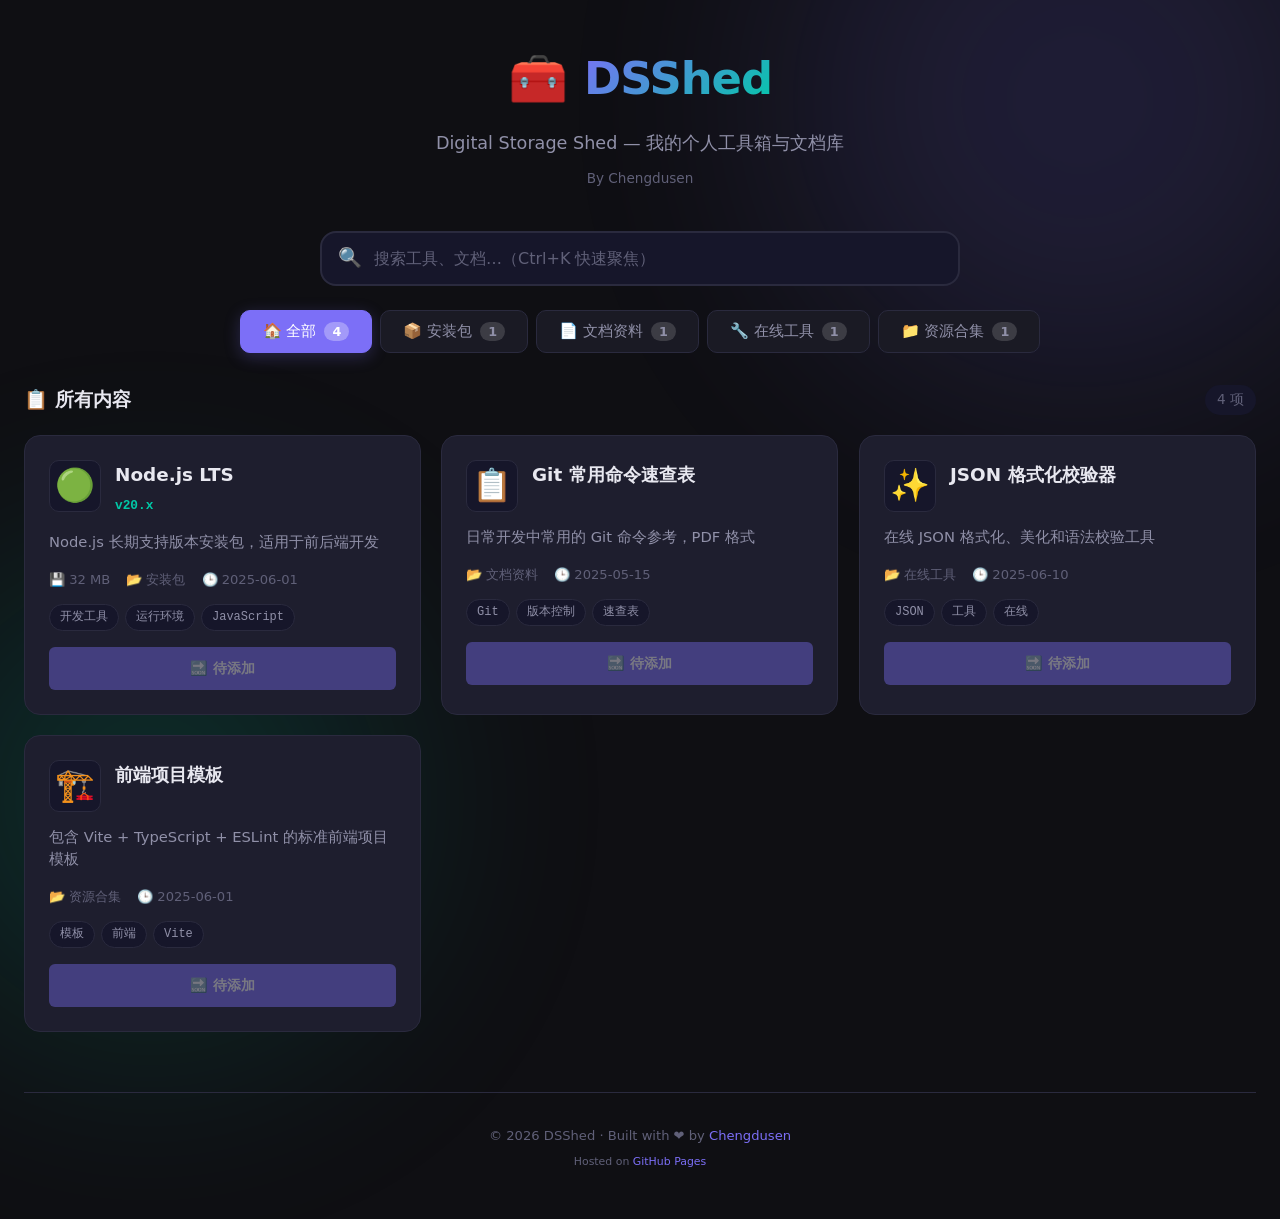
<file: index.html>
<!DOCTYPE html>
<html lang="zh-CN">
<head>
  <meta charset="UTF-8">
  <meta name="viewport" content="width=device-width, initial-scale=1.0">
  <meta name="description" content="DSShed — Digital Storage Shed，Chengdusen 的个人工具箱与文档库，随时随地访问下载。">
  <meta name="keywords" content="DSShed,工具箱,文档库,安装包下载,在线工具,Chengdusen">
  <meta name="author" content="Chengdusen">
  <meta name="theme-color" content="#0f0f13">
  <meta property="og:title" content="DSShed — 个人工具箱与文档库">
  <meta property="og:description" content="Digital Storage Shed，随时随地下需要的工具和文档。">
  <meta property="og:type" content="website">
  <meta property="og:url" content="https://chengdusen.github.io/">
  <title>DSShed — 个人工具箱与文档库</title>
  <link rel="icon" type="image/svg+xml" href="data:image/svg+xml,%3Csvg xmlns='http://www.w3.org/2000/svg' viewBox='0 0 100 100'%3E%3Crect width='100' height='100' rx='20' fill='%231a1a24'/%3E%3Ctext x='50' y='68' text-anchor='middle' font-size='52' font-weight='bold' font-family='system-ui,sans-serif' fill='%237c6ff7'%3EDS%3C/text%3E%3C/svg%3E">
  <link rel="apple-touch-icon" href="data:image/svg+xml,%3Csvg xmlns='http://www.w3.org/2000/svg' viewBox='0 0 100 100'%3E%3Crect width='100' height='100' rx='20' fill='%231a1a24'/%3E%3Ctext x='50' y='68' text-anchor='middle' font-size='52' font-weight='bold' font-family='system-ui,sans-serif' fill='%237c6ff7'%3EDS%3C/text%3E%3C/svg%3E">
  <link rel="manifest" href="manifest.json">
  <link rel="stylesheet" href="css/style.css">
</head>
<body>

<div class="app-container">
  <!-- ===== Header ===== -->
  <header class="header">
    <div class="header__logo">
      <div class="header__icon">🧰</div>
      <h1 class="header__title" id="site-name">DSShed</h1>
    </div>
    <p class="header__tagline" id="site-tagline">Digital Storage Shed — 我的个人工具箱与文档库</p>
    <span class="header__meta" id="site-owner">By Chengdusen</span>
  </header>

  <!-- ===== Search ===== -->
  <section class="search-section">
    <div class="search-wrapper">
      <input
        type="text"
        id="search-input"
        class="search-input"
        placeholder="搜索工具、文档…（Ctrl+K 快速聚焦）"
        autocomplete="off"
      >
      <span class="search-icon">🔍</span>
      <button
        type="button"
        id="search-clear"
        class="search-clear"
        title="清除搜索 (Esc)"
        aria-label="清除搜索"
      >✕</button>
    </div>
  </section>

  <!-- ===== Categories ===== -->
  <nav class="category-section">
    <div class="category-tabs" id="category-tabs">
      <!-- Rendered by JS -->
    </div>
  </nav>

  <!-- ===== Items ===== -->
  <main class="items-section">
    <div class="items-section__header" style="display:flex;align-items:center;justify-content:space-between;margin-bottom:20px;">
      <h2 style="font-size:1.2rem;font-weight:700;color:var(--text-primary);">📋 所有内容</h2>
      <span id="items-count" style="font-size:0.85rem;color:var(--text-muted);background:var(--bg-input);padding:4px 12px;border-radius:20px;">0 项</span>
    </div>
    <div class="items-grid" id="items-grid">
      <!-- Rendered by JS -->
    </div>
  </main>

  <!-- ===== Footer ===== -->
  <footer class="footer">
    <p>
      © <span id="footer-year">2025</span> DSShed ·
      Built with ❤️ by
      <a href="https://github.com/Chengdusen" target="_blank" rel="noopener">Chengdusen</a>
    </p>
    <p style="margin-top:4px;">
      <small>Hosted on <a href="https://pages.github.com/" target="_blank" rel="noopener">GitHub Pages</a></small>
    </p>
  </footer>
</div>

<!-- Back to Top -->
<button id="back-to-top" class="back-to-top" title="回到顶部" aria-label="回到顶部">⬆</button>

<script src="js/app.js"></script>
<script>
  // Register Service Worker for offline caching
  if ('serviceWorker' in navigator) {
    navigator.serviceWorker.register('/sw.js').catch(() => {});
  }
</script>
</body>
</html>
</file>
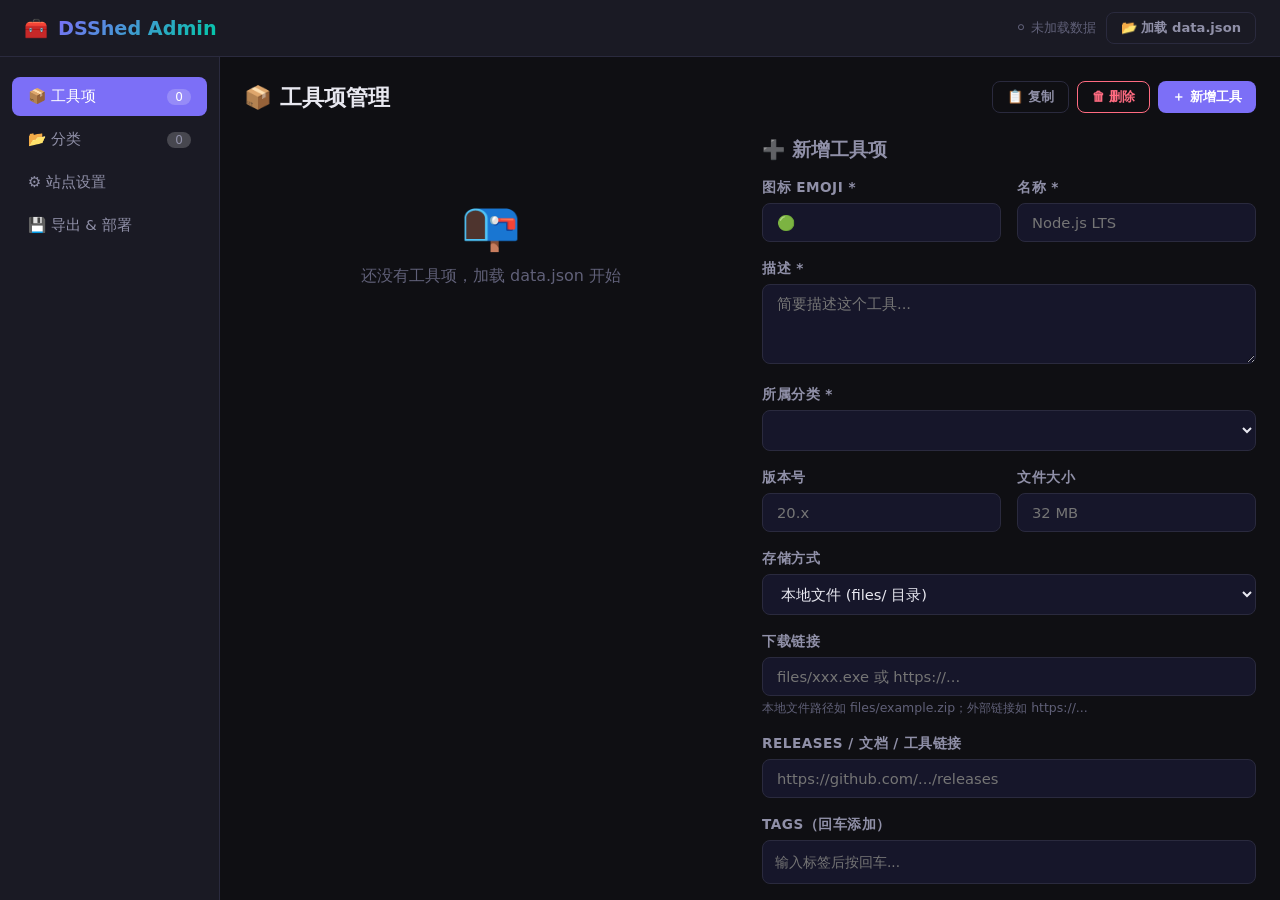
<file: admin-local.html>
<!DOCTYPE html>
<html lang="zh-CN">
<head>
  <meta charset="UTF-8">
  <meta name="viewport" content="width=device-width, initial-scale=1.0">
  <title>DSShed Admin — 本地管理工具</title>
  <style>
    :root {
      --bg-primary: #0f0f13;
      --bg-secondary: #1a1a24;
      --bg-card: #1e1e2e;
      --bg-input: #16162a;
      --text-primary: #e8e8f0;
      --text-secondary: #9090a8;
      --text-muted: #606078;
      --accent: #7c6ff7;
      --accent-hover: #9588ff;
      --accent-glow: rgba(124, 111, 247, 0.25);
      --accent-secondary: #00c9a7;
      --border: #2a2a3e;
      --danger: #ff6b81;
      --warning: #ffc048;
      --success: #00c9a7;
      --radius: 12px;
      --radius-sm: 8px;
      --font: 'Segoe UI', system-ui, -apple-system, sans-serif;
      --mono: 'Cascadia Code', 'Fira Code', 'JetBrains Mono', monospace;
    }

    * { margin: 0; padding: 0; box-sizing: border-box; }

    body {
      font-family: var(--font);
      background: var(--bg-primary);
      color: var(--text-primary);
      min-height: 100vh;
    }

    /* ===== Header Bar ===== */
    .admin-header {
      background: var(--bg-secondary);
      border-bottom: 1px solid var(--border);
      padding: 12px 24px;
      display: flex;
      align-items: center;
      justify-content: space-between;
      position: sticky;
      top: 0;
      z-index: 100;
    }

    .admin-header__title {
      font-size: 1.2rem;
      font-weight: 700;
      display: flex;
      align-items: center;
      gap: 10px;
    }

    .admin-header__title span {
      background: linear-gradient(135deg, var(--accent), var(--accent-secondary));
      -webkit-background-clip: text;
      -webkit-text-fill-color: transparent;
      background-clip: text;
    }

    .admin-header__actions {
      display: flex;
      gap: 10px;
      align-items: center;
    }

    .file-status {
      font-size: 0.82rem;
      color: var(--text-muted);
      display: flex;
      align-items: center;
      gap: 6px;
    }

    .file-status.loaded { color: var(--success); }
    .file-status.modified { color: var(--warning); }

    /* ===== Layout ===== */
    .admin-layout {
      display: flex;
      min-height: calc(100vh - 57px);
    }

    /* ===== Sidebar ===== */
    .admin-sidebar {
      width: 220px;
      background: var(--bg-secondary);
      border-right: 1px solid var(--border);
      padding: 20px 0;
      flex-shrink: 0;
    }

    .sidebar-nav {
      display: flex;
      flex-direction: column;
      gap: 4px;
      padding: 0 12px;
    }

    .sidebar-nav__item {
      padding: 10px 16px;
      border-radius: var(--radius-sm);
      cursor: pointer;
      font-size: 0.92rem;
      color: var(--text-secondary);
      transition: 0.2s;
      display: flex;
      align-items: center;
      gap: 10px;
      border: none;
      background: none;
      font-family: var(--font);
      text-align: left;
      width: 100%;
    }

    .sidebar-nav__item:hover {
      background: var(--bg-card);
      color: var(--text-primary);
    }

    .sidebar-nav__item.active {
      background: var(--accent);
      color: white;
    }

    .sidebar-nav__badge {
      margin-left: auto;
      background: rgba(255,255,255,0.2);
      padding: 1px 8px;
      border-radius: 20px;
      font-size: 0.75rem;
    }

    /* ===== Main Content ===== */
    .admin-main {
      flex: 1;
      padding: 24px;
      overflow-y: auto;
      max-height: calc(100vh - 57px);
    }

    .panel {
      display: none;
    }

    .panel.active {
      display: block;
    }

    .panel__header {
      display: flex;
      align-items: center;
      justify-content: space-between;
      margin-bottom: 24px;
    }

    .panel__title {
      font-size: 1.4rem;
      font-weight: 700;
    }

    /* ===== Buttons ===== */
    .btn {
      padding: 10px 20px;
      border-radius: var(--radius-sm);
      font-size: 0.9rem;
      font-weight: 600;
      font-family: var(--font);
      cursor: pointer;
      border: none;
      transition: 0.2s;
      display: inline-flex;
      align-items: center;
      gap: 6px;
    }

    .btn-primary {
      background: var(--accent);
      color: white;
    }
    .btn-primary:hover {
      background: var(--accent-hover);
      box-shadow: 0 4px 12px var(--accent-glow);
    }

    .btn-success {
      background: var(--success);
      color: #000;
    }
    .btn-success:hover { filter: brightness(1.2); }

    .btn-danger {
      background: transparent;
      color: var(--danger);
      border: 1.5px solid var(--danger);
    }
    .btn-danger:hover {
      background: var(--danger);
      color: white;
    }

    .btn-outline {
      background: transparent;
      color: var(--text-secondary);
      border: 1.5px solid var(--border);
    }
    .btn-outline:hover {
      border-color: var(--text-secondary);
      color: var(--text-primary);
    }

    .btn-sm {
      padding: 6px 14px;
      font-size: 0.82rem;
    }

    .btn-xs {
      padding: 4px 10px;
      font-size: 0.75rem;
    }

    /* ===== Form ===== */
    .form-group {
      margin-bottom: 18px;
    }

    .form-label {
      display: block;
      font-size: 0.85rem;
      font-weight: 600;
      color: var(--text-secondary);
      margin-bottom: 6px;
      text-transform: uppercase;
      letter-spacing: 0.5px;
    }

    .form-input, .form-textarea, .form-select {
      width: 100%;
      padding: 10px 14px;
      font-size: 0.92rem;
      font-family: var(--font);
      background: var(--bg-input);
      color: var(--text-primary);
      border: 1.5px solid var(--border);
      border-radius: var(--radius-sm);
      outline: none;
      transition: 0.2s;
    }

    .form-input:focus, .form-textarea:focus, .form-select:focus {
      border-color: var(--accent);
      box-shadow: 0 0 0 3px var(--accent-glow);
    }

    .form-textarea {
      resize: vertical;
      min-height: 80px;
    }

    .form-select {
      cursor: pointer;
    }

    .form-hint {
      font-size: 0.78rem;
      color: var(--text-muted);
      margin-top: 4px;
    }

    .form-row {
      display: grid;
      grid-template-columns: 1fr 1fr;
      gap: 16px;
    }

    .form-row-3 {
      display: grid;
      grid-template-columns: 1fr 1fr 1fr;
      gap: 16px;
    }

    /* ===== Items List ===== */
    .items-list {
      display: flex;
      flex-direction: column;
      gap: 8px;
    }

    .items-list__item {
      display: flex;
      align-items: center;
      gap: 16px;
      padding: 14px 18px;
      background: var(--bg-card);
      border: 1.5px solid var(--border);
      border-radius: var(--radius-sm);
      transition: 0.2s;
      cursor: pointer;
    }

    .items-list__item:hover {
      border-color: var(--accent);
    }

    .items-list__item.selected {
      border-color: var(--accent);
      box-shadow: 0 0 0 3px var(--accent-glow);
    }

    .items-list__icon {
      font-size: 1.8rem;
      flex-shrink: 0;
    }

    .items-list__info {
      flex: 1;
      min-width: 0;
    }

    .items-list__name {
      font-weight: 600;
      font-size: 0.95rem;
    }

    .items-list__desc {
      font-size: 0.82rem;
      color: var(--text-muted);
      white-space: nowrap;
      overflow: hidden;
      text-overflow: ellipsis;
    }

    .items-list__meta {
      font-size: 0.78rem;
      color: var(--text-muted);
      display: flex;
      gap: 12px;
      flex-shrink: 0;
    }

    /* ===== Tags Input ===== */
    .tags-input-wrapper {
      display: flex;
      flex-wrap: wrap;
      gap: 6px;
      padding: 8px;
      background: var(--bg-input);
      border: 1.5px solid var(--border);
      border-radius: var(--radius-sm);
      min-height: 44px;
      cursor: text;
    }

    .tags-input-wrapper:focus-within {
      border-color: var(--accent);
      box-shadow: 0 0 0 3px var(--accent-glow);
    }

    .tag-chip {
      display: inline-flex;
      align-items: center;
      gap: 4px;
      padding: 3px 10px;
      background: var(--accent);
      color: white;
      border-radius: 20px;
      font-size: 0.78rem;
      font-family: var(--mono);
    }

    .tag-chip__remove {
      cursor: pointer;
      font-weight: bold;
      opacity: 0.7;
    }
    .tag-chip__remove:hover { opacity: 1; }

    .tags-input {
      border: none;
      background: none;
      color: var(--text-primary);
      font-size: 0.85rem;
      font-family: var(--font);
      outline: none;
      flex: 1;
      min-width: 100px;
      padding: 4px;
    }

    /* ===== Category List ===== */
    .category-list {
      display: flex;
      flex-direction: column;
      gap: 8px;
    }

    .category-list__item {
      display: flex;
      align-items: center;
      gap: 12px;
      padding: 12px 16px;
      background: var(--bg-card);
      border: 1.5px solid var(--border);
      border-radius: var(--radius-sm);
    }

    .category-list__item .form-input {
      max-width: 200px;
    }

    /* ===== Preview Card ===== */
    .preview-card {
      background: var(--bg-card);
      border: 1.5px solid var(--border);
      border-radius: var(--radius);
      padding: 24px;
      max-width: 400px;
      margin-top: 20px;
    }

    .preview-card__header {
      display: flex;
      align-items: flex-start;
      gap: 14px;
      margin-bottom: 14px;
    }

    .preview-card__icon {
      font-size: 2rem;
      width: 52px;
      height: 52px;
      display: flex;
      align-items: center;
      justify-content: center;
      background: var(--bg-input);
      border-radius: var(--radius-sm);
      border: 1px solid var(--border);
    }

    .preview-card__title {
      font-size: 1.15rem;
      font-weight: 700;
    }

    .preview-card__version {
      font-size: 0.8rem;
      color: var(--accent-secondary);
      font-family: var(--mono);
    }

    .preview-card__desc {
      color: var(--text-secondary);
      font-size: 0.92rem;
      margin-bottom: 16px;
    }

    .preview-card__meta {
      display: flex;
      gap: 16px;
      margin-bottom: 14px;
      font-size: 0.82rem;
      color: var(--text-muted);
    }

    .preview-card__tags {
      display: flex;
      flex-wrap: wrap;
      gap: 6px;
      margin-bottom: 16px;
    }

    .preview-tag {
      padding: 3px 10px;
      font-size: 0.75rem;
      background: var(--bg-input);
      color: var(--text-secondary);
      border-radius: 20px;
      border: 1px solid var(--border);
      font-family: var(--mono);
    }

    .preview-card__btn {
      width: 100%;
      padding: 10px 16px;
      font-size: 0.88rem;
      font-weight: 600;
      background: var(--accent);
      color: white;
      border: none;
      border-radius: 6px;
      cursor: pointer;
      text-align: center;
    }

    /* ===== Export ===== */
    .export-section {
      background: var(--bg-card);
      border: 1.5px solid var(--border);
      border-radius: var(--radius);
      padding: 24px;
      margin-bottom: 20px;
    }

    .export-section h3 {
      margin-bottom: 12px;
    }

    .export-json-preview {
      background: var(--bg-input);
      border: 1.5px solid var(--border);
      border-radius: var(--radius-sm);
      padding: 16px;
      font-family: var(--mono);
      font-size: 0.82rem;
      max-height: 400px;
      overflow: auto;
      white-space: pre-wrap;
      color: var(--text-secondary);
      margin: 12px 0;
    }

    /* ===== Instructions ===== */
    .instruction-steps {
      counter-reset: step;
    }

    .instruction-step {
      display: flex;
      gap: 16px;
      padding: 14px 0;
      border-bottom: 1px solid var(--border);
    }

    .instruction-step__num {
      width: 32px;
      height: 32px;
      background: var(--accent);
      color: white;
      border-radius: 50%;
      display: flex;
      align-items: center;
      justify-content: center;
      font-weight: 700;
      font-size: 0.9rem;
      flex-shrink: 0;
    }

    .instruction-step code {
      background: var(--bg-input);
      padding: 2px 8px;
      border-radius: 4px;
      font-family: var(--mono);
      font-size: 0.85rem;
      color: var(--accent-secondary);
    }

    /* ===== Empty State ===== */
    .empty-state {
      text-align: center;
      padding: 60px 20px;
      color: var(--text-muted);
    }

    .empty-state__icon {
      font-size: 3rem;
      margin-bottom: 12px;
    }

    /* ===== Toast ===== */
    .toast-container {
      position: fixed;
      top: 20px;
      right: 20px;
      z-index: 1000;
      display: flex;
      flex-direction: column;
      gap: 8px;
    }

    .toast {
      padding: 12px 20px;
      border-radius: var(--radius-sm);
      font-size: 0.9rem;
      font-weight: 500;
      animation: toast-in 0.3s ease-out;
      box-shadow: 0 4px 16px rgba(0,0,0,0.4);
    }

    .toast-success { background: var(--success); color: #000; }
    .toast-error { background: var(--danger); color: white; }
    .toast-info { background: var(--accent); color: white; }

    @keyframes toast-in {
      from { opacity: 0; transform: translateX(40px); }
      to { opacity: 1; transform: translateX(0); }
    }

    /* ===== Responsive ===== */
    @media (max-width: 768px) {
      .admin-layout { flex-direction: column; }
      .admin-sidebar {
        width: 100%;
        border-right: none;
        border-bottom: 1px solid var(--border);
        padding: 8px 0;
      }
      .sidebar-nav {
        flex-direction: row;
        overflow-x: auto;
        gap: 4px;
        padding: 0 8px;
      }
      .sidebar-nav__item {
        white-space: nowrap;
        padding: 8px 12px;
        font-size: 0.82rem;
      }
      .sidebar-nav__badge { display: none; }
      .form-row, .form-row-3 { grid-template-columns: 1fr; }
      .items-list__meta { display: none; }
      .admin-main { padding: 16px; }
    }
  </style>
</head>
<body>

<!-- ===== Header Bar ===== -->
<div class="admin-header">
  <div class="admin-header__title">
    🧰 <span>DSShed Admin</span>
  </div>
  <div class="admin-header__actions">
    <span class="file-status" id="file-status">⚪ 未加载数据</span>
    <button class="btn btn-outline btn-sm" onclick="handleLoadClick()">📂 加载 data.json</button>
    <input type="file" id="file-input" accept=".json" style="display:none" onchange="handleFileLoad(event)">
  </div>
</div>

<!-- ===== Main Layout ===== -->
<div class="admin-layout">

  <!-- Sidebar -->
  <aside class="admin-sidebar">
    <nav class="sidebar-nav">
      <button class="sidebar-nav__item active" data-panel="items" onclick="switchPanel('items')">
        📦 工具项 <span class="sidebar-nav__badge" id="items-badge">0</span>
      </button>
      <button class="sidebar-nav__item" data-panel="categories" onclick="switchPanel('categories')">
        📂 分类 <span class="sidebar-nav__badge" id="cats-badge">0</span>
      </button>
      <button class="sidebar-nav__item" data-panel="settings" onclick="switchPanel('settings')">
        ⚙️ 站点设置
      </button>
      <button class="sidebar-nav__item" data-panel="export" onclick="switchPanel('export')">
        💾 导出 & 部署
      </button>
    </nav>
  </aside>

  <!-- Main Content -->
  <main class="admin-main">

    <!-- ===== Items Panel ===== -->
    <section class="panel active" id="panel-items">
      <div class="panel__header">
        <h2 class="panel__title">📦 工具项管理</h2>
        <div style="display:flex;gap:8px;">
          <button class="btn btn-outline btn-sm" onclick="duplicateItem()" id="btn-duplicate" disabled>📋 复制</button>
          <button class="btn btn-danger btn-sm" onclick="deleteItem()" id="btn-delete" disabled>🗑 删除</button>
          <button class="btn btn-primary btn-sm" onclick="addItem()">＋ 新增工具</button>
        </div>
      </div>

      <div style="display:grid;grid-template-columns:1fr 1fr;gap:24px;">
        <!-- Items List -->
        <div>
          <div class="items-list" id="items-list">
            <div class="empty-state">
              <div class="empty-state__icon">📭</div>
              <div>还没有工具项，加载 data.json 开始</div>
            </div>
          </div>
        </div>

        <!-- Edit Form -->
        <div>
          <h3 style="margin-bottom:16px;color:var(--text-secondary);" id="form-title">➕ 新增工具项</h3>
          <form id="item-form" onsubmit="saveItem(event)">
            <input type="hidden" id="item-id" value="">

            <div class="form-row">
              <div class="form-group">
                <label class="form-label">图标 Emoji *</label>
                <input type="text" class="form-input" id="item-icon" placeholder="🟢" required maxlength="4">
              </div>
              <div class="form-group">
                <label class="form-label">名称 *</label>
                <input type="text" class="form-input" id="item-name" placeholder="Node.js LTS" required>
              </div>
            </div>

            <div class="form-group">
              <label class="form-label">描述 *</label>
              <textarea class="form-textarea" id="item-desc" placeholder="简要描述这个工具..." required></textarea>
            </div>

            <div class="form-group">
              <label class="form-label">所属分类 *</label>
              <select class="form-select" id="item-category" required></select>
            </div>

            <div class="form-row">
              <div class="form-group">
                <label class="form-label">版本号</label>
                <input type="text" class="form-input" id="item-version" placeholder="20.x">
              </div>
              <div class="form-group">
                <label class="form-label">文件大小</label>
                <input type="text" class="form-input" id="item-size" placeholder="32 MB">
              </div>
            </div>

            <div class="form-group">
              <label class="form-label">存储方式</label>
              <select class="form-select" id="item-storage">
                <option value="local">本地文件 (files/ 目录)</option>
                <option value="release">GitHub Releases</option>
                <option value="external">外部链接</option>
              </select>
            </div>

            <div class="form-group">
              <label class="form-label">下载链接</label>
              <input type="text" class="form-input" id="item-download" placeholder="files/xxx.exe 或 https://...">
              <div class="form-hint">本地文件路径如 files/example.zip；外部链接如 https://...</div>
            </div>

            <div class="form-group">
              <label class="form-label">Releases / 文档 / 工具链接</label>
              <input type="text" class="form-input" id="item-release" placeholder="https://github.com/.../releases">
            </div>

            <div class="form-group">
              <label class="form-label">Tags（回车添加）</label>
              <div class="tags-input-wrapper" id="tags-wrapper" onclick="document.getElementById('tags-input').focus()">
                <input type="text" class="tags-input" id="tags-input" placeholder="输入标签后按回车...">
              </div>
            </div>

            <div class="form-row-3">
              <div class="form-group">
                <label class="form-label">适用平台</label>
                <select class="form-select" id="item-platform" multiple style="height:80px;">
                  <option value="windows">Windows</option>
                  <option value="mac">macOS</option>
                  <option value="linux">Linux</option>
                  <option value="web">Web</option>
                  <option value="android">Android</option>
                  <option value="ios">iOS</option>
                </select>
              </div>
              <div class="form-group">
                <label class="form-label">最近更新</label>
                <input type="date" class="form-input" id="item-updated">
              </div>
              <div class="form-group">
                <label class="form-label">许可证</label>
                <input type="text" class="form-input" id="item-license" placeholder="MIT / GPL / ...">
              </div>
            </div>

            <div style="display:flex;gap:10px;margin-top:8px;">
              <button type="submit" class="btn btn-primary" id="btn-save">💾 保存</button>
              <button type="button" class="btn btn-outline" onclick="resetForm()">↩ 重置</button>
            </div>
          </form>

          <!-- Preview -->
          <h3 style="margin-top:24px;margin-bottom:8px;color:var(--text-muted);">👁 实时预览</h3>
          <div class="preview-card" id="preview-card">
            <div class="preview-card__header">
              <div class="preview-card__icon" id="pv-icon">📌</div>
              <div>
                <div class="preview-card__title" id="pv-name">工具名称</div>
                <div class="preview-card__version" id="pv-version"></div>
              </div>
            </div>
            <div class="preview-card__desc" id="pv-desc">工具描述会显示在这里...</div>
            <div class="preview-card__meta" id="pv-meta"></div>
            <div class="preview-card__tags" id="pv-tags"></div>
            <div class="preview-card__btn">⬇️ 下载</div>
          </div>
        </div>
      </div>
    </section>

    <!-- ===== Categories Panel ===== -->
    <section class="panel" id="panel-categories">
      <div class="panel__header">
        <h2 class="panel__title">📂 分类管理</h2>
        <button class="btn btn-primary btn-sm" onclick="addCategory()">＋ 新增分类</button>
      </div>
      <div class="category-list" id="category-list"></div>
    </section>

    <!-- ===== Settings Panel ===== -->
    <section class="panel" id="panel-settings">
      <div class="panel__header">
        <h2 class="panel__title">⚙️ 站点设置</h2>
      </div>
      <div style="max-width:500px;">
        <div class="form-group">
          <label class="form-label">站点名称</label>
          <input type="text" class="form-input" id="site-name" placeholder="DSShed">
        </div>
        <div class="form-group">
          <label class="form-label">站点标语</label>
          <input type="text" class="form-input" id="site-tagline" placeholder="Digital Storage Shed — 我的个人工具箱与文档库">
        </div>
        <div class="form-group">
          <label class="form-label">站长</label>
          <input type="text" class="form-input" id="site-owner" placeholder="Chengdusen">
        </div>
      </div>
    </section>

    <!-- ===== Export Panel ===== -->
    <section class="panel" id="panel-export">
      <div class="panel__header">
        <h2 class="panel__title">💾 导出 & 部署</h2>
      </div>

      <div class="export-section">
        <h3>📋 导出 data.json</h3>
        <p style="color:var(--text-secondary);margin-bottom:12px;">
          点击下方按钮下载更新后的 data.json。将其替换项目中的 <code>data/data.json</code>。
        </p>
        <button class="btn btn-success" onclick="exportData()">⬇️ 下载 data.json</button>
        <details style="margin-top:16px;">
          <summary style="cursor:pointer;color:var(--text-secondary);">📄 JSON 预览</summary>
          <div class="export-json-preview" id="json-preview"></div>
        </details>
      </div>

      <div class="export-section">
        <h3>🚀 部署到 GitHub Pages</h3>
        <div class="instruction-steps">
          <div class="instruction-step">
            <div class="instruction-step__num">1</div>
            <div>
              <strong>替换 data.json</strong>
              <p style="color:var(--text-secondary);margin-top:4px;">将下载的 data.json 覆盖项目中的 <code>data/data.json</code></p>
            </div>
          </div>
          <div class="instruction-step">
            <div class="instruction-step__num">2</div>
            <div>
              <strong>放入文件</strong>
              <p style="color:var(--text-secondary);margin-top:4px;">将实际的安装包/文档放入 <code>files/</code> 目录中</p>
            </div>
          </div>
          <div class="instruction-step">
            <div class="instruction-step__num">3</div>
            <div>
              <strong>提交并推送</strong>
              <p style="color:var(--text-secondary);margin-top:4px;">
                <code>git add .</code><br>
                <code>git commit -m "更新工具库"</code><br>
                <code>git push origin main</code>
              </p>
            </div>
          </div>
          <div class="instruction-step">
            <div class="instruction-step__num">4</div>
            <div>
              <strong>等待部署</strong>
              <p style="color:var(--text-secondary);margin-top:4px;">
                GitHub Pages 会自动部署，通常 1-2 分钟生效。<br>
                访问 <code>https://chengdusen.github.io/</code> 查看。
              </p>
            </div>
          </div>
        </div>
      </div>

      <div class="export-section">
        <h3>📦 大文件处理（&gt;50MB）</h3>
        <p style="color:var(--text-secondary);margin-bottom:12px;">
          大于 50MB 的文件不适合直接放入仓库。建议使用 GitHub Releases：
        </p>
        <ol style="color:var(--text-secondary);padding-left:20px;line-height:2;">
          <li>在 GitHub 仓库页面点击 <strong>Releases</strong> → <strong>Create a new release</strong></li>
          <li>填写版本号（如 v1.0），上传大文件作为附件</li>
          <li>发布后，复制附件链接填入工具项的下载链接</li>
          <li>存储方式选择 <strong>GitHub Releases</strong></li>
        </ol>
      </div>
    </section>

  </main>
</div>

<!-- Toast Container -->
<div class="toast-container" id="toast-container"></div>

<script>
  'use strict';

  // ===== State =====
  let data = {
    site: { name: 'DSShed', tagline: 'Digital Storage Shed — 我的个人工具箱与文档库', owner: 'Chengdusen' },
    categories: [],
    items: []
  };
  let isLoaded = false;
  let isModified = false;
  let selectedItemId = null;
  let editingItemId = null;
  let currentTags = [];

  // ===== Dom refs =====
  const $ = (id) => document.getElementById(id);

  // ===== Navigation =====
  window.switchPanel = function(name) {
    document.querySelectorAll('.panel').forEach(p => p.classList.remove('active'));
    document.querySelectorAll('.sidebar-nav__item').forEach(b => b.classList.remove('active'));
    $(`panel-${name}`).classList.add('active');
    document.querySelector(`[data-panel="${name}"]`).classList.add('active');

    if (name === 'export') updateJsonPreview();
    if (name === 'items') refreshItemsList();
    if (name === 'categories') refreshCategoryList();
    if (name === 'settings') loadSettings();
  };

  // ===== File Load =====
  window.handleLoadClick = function() {
    $('file-input').click();
  };

  window.handleFileLoad = function(event) {
    const file = event.target.files[0];
    if (!file) return;

    const reader = new FileReader();
    reader.onload = function(e) {
      try {
        data = JSON.parse(e.target.result);
        isLoaded = true;
        isModified = false;
        updateFileStatus();
        refreshAll();
        toast('✅ 数据加载成功！', 'success');
      } catch (err) {
        toast('❌ JSON 解析失败，请检查文件格式', 'error');
      }
    };
    reader.readAsText(file);
  };

  function updateFileStatus() {
    const el = $('file-status');
    if (!isLoaded) {
      el.textContent = '⚪ 未加载数据';
      el.className = 'file-status';
    } else if (isModified) {
      el.textContent = '🟡 已修改 (未导出)';
      el.className = 'file-status modified';
    } else {
      el.textContent = '🟢 已加载';
      el.className = 'file-status loaded';
    }
    $('items-badge').textContent = data.items.length;
    $('cats-badge').textContent = data.categories.length;
  }

  function markModified() {
    isModified = true;
    updateFileStatus();
  }

  // ===== Items =====
  function refreshItemsList() {
    const container = $('items-list');
    if (data.items.length === 0) {
      container.innerHTML = `
        <div class="empty-state">
          <div class="empty-state__icon">📭</div>
          <div>还没有工具项，点击「＋ 新增工具」开始</div>
        </div>`;
      return;
    }

    container.innerHTML = data.items.map(item => {
      const cat = data.categories.find(c => c.id === item.categoryId);
      const catName = cat ? cat.name : '未分类';
      const isSel = item.id === selectedItemId ? ' selected' : '';
      return `
        <div class="items-list__item${isSel}" onclick="selectItem('${item.id}')" data-id="${item.id}">
          <div class="items-list__icon">${item.icon || '📌'}</div>
          <div class="items-list__info">
            <div class="items-list__name">${escHtml(item.name)}</div>
            <div class="items-list__desc">${escHtml(item.description)}</div>
          </div>
          <div class="items-list__meta">
            <span>📂 ${escHtml(catName)}</span>
            ${item.version ? `<span>🏷 v${escHtml(item.version)}</span>` : ''}
          </div>
        </div>`;
    }).join('');
  }

  window.selectItem = function(id) {
    selectedItemId = id;
    refreshItemsList();
    $('btn-delete').disabled = false;
    $('btn-duplicate').disabled = false;

    const item = data.items.find(i => i.id === id);
    if (item) loadItemIntoForm(item);
  };

  window.addItem = function() {
    editingItemId = null;
    selectedItemId = null;
    $('form-title').textContent = '➕ 新增工具项';
    $('btn-save').textContent = '💾 保存';
    $('btn-delete').disabled = true;
    $('btn-duplicate').disabled = true;
    resetForm();
    refreshItemsList();
    populateCategorySelect();
  };

  function loadItemIntoForm(item) {
    editingItemId = item.id;
    $('form-title').textContent = '✏️ 编辑工具项';
    $('btn-save').textContent = '💾 更新';
    $('item-id').value = item.id;
    $('item-icon').value = item.icon || '';
    $('item-name').value = item.name || '';
    $('item-desc').value = item.description || '';
    $('item-version').value = item.version || '';
    $('item-size').value = item.size || '';
    $('item-storage').value = item.storageType || 'local';
    $('item-download').value = item.downloadUrl || item.fileUrl || item.toolUrl || '';
    $('item-release').value = item.releaseUrl || '';
    $('item-updated').value = item.lastUpdated || '';
    $('item-license').value = item.license || '';
    populateCategorySelect(item.categoryId);

    // Platform
    const platformSelect = $('item-platform');
    Array.from(platformSelect.options).forEach(opt => {
      opt.selected = item.platform && item.platform.includes(opt.value);
    });

    // Tags
    currentTags = item.tags ? [...item.tags] : [];
    renderTags();
    updatePreview();
  }

  function resetForm() {
    editingItemId = null;
    $('item-id').value = '';
    $('item-icon').value = '📌';
    $('item-name').value = '';
    $('item-desc').value = '';
    $('item-version').value = '';
    $('item-size').value = '';
    $('item-storage').value = 'local';
    $('item-download').value = '';
    $('item-release').value = '';
    $('item-updated').value = '';
    $('item-license').value = '';
    currentTags = [];
    renderTags();
    populateCategorySelect();
    updatePreview();
  }

  window.saveItem = function(e) {
    e.preventDefault();

    const id = editingItemId || generateId();
    const platformSelect = $('item-platform');
    const platforms = Array.from(platformSelect.selectedOptions).map(o => o.value);
    const categoryId = $('item-category').value;

    // Determine primary URL field based on storage type
    const storageType = $('item-storage').value;
    const downloadValue = $('item-download').value.trim();

    const item = {
      id,
      categoryId: categoryId || (data.categories[0] ? data.categories[0].id : ''),
      name: $('item-name').value.trim(),
      icon: $('item-icon').value.trim() || '📌',
      description: $('item-desc').value.trim(),
      version: $('item-version').value.trim() || undefined,
      size: $('item-size').value.trim() || undefined,
      storageType: storageType || undefined,
      tags: currentTags.length > 0 ? [...currentTags] : undefined,
      lastUpdated: $('item-updated').value || undefined,
      platform: platforms.length > 0 ? platforms : undefined,
      license: $('item-license').value.trim() || undefined,
    };

    // Handle URLs
    if (downloadValue) {
      if (storageType === 'external' || downloadValue.startsWith('http')) {
        item.downloadUrl = downloadValue;
      } else if (downloadValue.endsWith('.pdf') || downloadValue.endsWith('.doc') || downloadValue.endsWith('.docx')) {
        item.fileUrl = downloadValue;
      } else if (!downloadValue.startsWith('http')) {
        item.toolUrl = downloadValue;
      } else {
        item.downloadUrl = downloadValue;
      }
    }

    const releaseValue = $('item-release').value.trim();
    if (releaseValue) {
      item.releaseUrl = releaseValue;
    }

    // Update or add
    const idx = data.items.findIndex(i => i.id === id);
    if (idx >= 0) {
      data.items[idx] = item;
    } else {
      data.items.push(item);
    }

    editingItemId = null;
    $('form-title').textContent = '➕ 新增工具项';
    $('btn-save').textContent = '💾 保存';
    markModified();
    refreshItemsList();
    resetForm();
    toast('✅ 工具项已保存', 'success');
  };

  window.deleteItem = function() {
    if (!selectedItemId) return;
    if (!confirm('确定要删除这个工具项吗？此操作不可恢复。')) return;

    data.items = data.items.filter(i => i.id !== selectedItemId);
    selectedItemId = null;
    editingItemId = null;
    $('btn-delete').disabled = true;
    $('btn-duplicate').disabled = true;
    markModified();
    refreshItemsList();
    resetForm();
    toast('🗑 工具项已删除', 'info');
  };

  window.duplicateItem = function() {
    if (!selectedItemId) return;
    const item = data.items.find(i => i.id === selectedItemId);
    if (!item) return;

    const newItem = { ...item, id: generateId(), name: item.name + ' (副本)' };
    data.items.push(newItem);
    markModified();
    refreshItemsList();
    toast('📋 已复制', 'info');
  };

  // ===== Tags =====
  $('tags-input').addEventListener('keydown', function(e) {
    if (e.key === 'Enter') {
      e.preventDefault();
      const val = this.value.trim();
      if (val && !currentTags.includes(val)) {
        currentTags.push(val);
        renderTags();
        updatePreview();
        markModified();
      }
      this.value = '';
    }
  });

  function removeTag(idx) {
    currentTags.splice(idx, 1);
    renderTags();
    updatePreview();
    markModified();
  }

  function renderTags() {
    const wrapper = $('tags-wrapper');
    const input = $('tags-input');
    const chips = currentTags.map((t, i) =>
      `<span class="tag-chip">${escHtml(t)}<span class="tag-chip__remove" onclick="removeTag(${i});event.stopPropagation();">×</span></span>`
    ).join('');
    wrapper.innerHTML = chips;
    wrapper.appendChild(input);
  }

  // ===== Categories =====
  function refreshCategoryList() {
    const container = $('category-list');
    if (data.categories.length === 0) {
      container.innerHTML = `
        <div class="empty-state">
          <div class="empty-state__icon">📂</div>
          <div>还没有分类，点击「＋ 新增分类」开始</div>
        </div>`;
      return;
    }

    container.innerHTML = data.categories.map(cat => `
      <div class="category-list__item">
        <input type="text" class="form-input" value="${escHtml(cat.icon)}" style="width:50px;text-align:center;"
          onchange="updateCategoryField('${cat.id}','icon',this.value)">
        <input type="text" class="form-input" value="${escHtml(cat.name)}"
          onchange="updateCategoryField('${cat.id}','name',this.value)">
        <input type="text" class="form-input" value="${escHtml(cat.description || '')}" placeholder="分类描述..."
          onchange="updateCategoryField('${cat.id}','description',this.value)" style="flex:1;">
        <span style="color:var(--text-muted);font-size:0.82rem;">
          ${data.items.filter(i => i.categoryId === cat.id).length} 项
        </span>
        <button class="btn btn-danger btn-xs" onclick="deleteCategory('${cat.id}')">🗑</button>
      </div>`).join('');
  }

  window.updateCategoryField = function(id, field, value) {
    const cat = data.categories.find(c => c.id === id);
    if (cat) {
      cat[field] = value;
      markModified();
      $('cats-badge').textContent = data.categories.length;
    }
  };

  window.addCategory = function() {
    const id = 'cat-' + Date.now();
    data.categories.push({ id, name: '新分类', icon: '📂', description: '' });
    markModified();
    refreshCategoryList();
    $('cats-badge').textContent = data.categories.length;
    toast('📂 新分类已添加', 'info');
  };

  window.deleteCategory = function(id) {
    const count = data.items.filter(i => i.categoryId === id).length;
    if (count > 0) {
      if (!confirm(`该分类下有 ${count} 个工具项，删除分类后这些项将变为"未分类"。确定删除？`)) return;
    }
    data.categories = data.categories.filter(c => c.id !== id);
    markModified();
    refreshCategoryList();
    $('cats-badge').textContent = data.categories.length;
    toast('🗑 分类已删除', 'info');
  };

  // ===== Settings =====
  function loadSettings() {
    $('site-name').value = data.site.name || '';
    $('site-tagline').value = data.site.tagline || '';
    $('site-owner').value = data.site.owner || '';

    // Auto-save on input
    ['site-name', 'site-tagline', 'site-owner'].forEach(fid => {
      $(fid).oninput = function() {
        if (fid === 'site-name') data.site.name = this.value;
        if (fid === 'site-tagline') data.site.tagline = this.value;
        if (fid === 'site-owner') data.site.owner = this.value;
        markModified();
      };
    });
  }

  // ===== Preview =====
  function updatePreview() {
    $('pv-icon').textContent = $('item-icon').value || '📌';
    $('pv-name').textContent = $('item-name').value || '工具名称';
    $('pv-desc').textContent = $('item-desc').value || '工具描述会显示在这里...';
    $('pv-version').textContent = $('item-version').value ? `v${$('item-version').value}` : '';

    const metaParts = [];
    if ($('item-size').value) metaParts.push(`💾 ${$('item-size').value}`);
    if ($('item-category').selectedOptions[0]) metaParts.push(`📂 ${$('item-category').selectedOptions[0].text}`);
    $('pv-meta').innerHTML = metaParts.map(s => `<span>${s}</span>`).join('');

    $('pv-tags').innerHTML = currentTags.map(t => `<span class="preview-tag">${escHtml(t)}</span>`).join('');
  }

  // Live preview binding
  ['item-icon','item-name','item-desc','item-version','item-size','item-category'].forEach(fid => {
    $(fid).addEventListener('input', updatePreview);
    $(fid).addEventListener('change', updatePreview);
  });

  // ===== Export =====
  function updateJsonPreview() {
    // Clean up items (remove empty/undefined fields) before preview
    const cleaned = cleanData();
    $('json-preview').textContent = JSON.stringify(cleaned, null, 2);
  }

  function cleanData() {
    const cleaned = {
      site: { ...data.site },
      categories: data.categories.map(c => ({
        id: c.id, name: c.name, icon: c.icon, description: c.description || undefined
      })),
      items: data.items.map(item => {
        const clean = {};
        // Always-present fields
        clean.id = item.id;
        clean.categoryId = item.categoryId;
        clean.name = item.name;
        clean.description = item.description;
        // Optional fields
        if (item.icon && item.icon !== '📌') clean.icon = item.icon;
        if (item.version) clean.version = item.version;
        if (item.size) clean.size = item.size;
        if (item.storageType && item.storageType !== 'local') clean.storageType = item.storageType;
        if (item.downloadUrl) clean.downloadUrl = item.downloadUrl;
        if (item.fileUrl) clean.fileUrl = item.fileUrl;
        if (item.toolUrl) clean.toolUrl = item.toolUrl;
        if (item.releaseUrl) clean.releaseUrl = item.releaseUrl;
        if (item.tags && item.tags.length > 0) clean.tags = item.tags;
        if (item.lastUpdated) clean.lastUpdated = item.lastUpdated;
        if (item.platform && item.platform.length > 0) clean.platform = item.platform;
        if (item.license) clean.license = item.license;
        if (item.sourceUrl) clean.sourceUrl = item.sourceUrl;
        if (item.externalUrl) clean.externalUrl = item.externalUrl;
        return clean;
      })
    };
    return cleaned;
  }

  window.exportData = function() {
    const cleaned = cleanData();
    const blob = new Blob([JSON.stringify(cleaned, null, 2)], { type: 'application/json' });
    const url = URL.createObjectURL(blob);
    const a = document.createElement('a');
    a.href = url;
    a.download = 'data.json';
    a.click();
    URL.revokeObjectURL(url);
    isModified = false;
    updateFileStatus();
    toast('✅ data.json 已导出！请放入 data/ 目录', 'success');
  };

  // ===== Utility =====
  function generateId() {
    return 'item-' + Date.now() + '-' + Math.random().toString(36).slice(2, 7);
  }

  function escHtml(str) {
    const div = document.createElement('div');
    div.textContent = str;
    return div.innerHTML;
  }

  function populateCategorySelect(selected) {
    const select = $('item-category');
    select.innerHTML = data.categories.map(c =>
      `<option value="${c.id}" ${c.id === selected ? 'selected' : ''}>${c.icon} ${c.name}</option>`
    ).join('');
    if (!selected && data.categories.length > 0) {
      select.value = data.categories[0].id;
    }
  }

  function refreshAll() {
    refreshItemsList();
    refreshCategoryList();
    populateCategorySelect();
    updateJsonPreview();
    $('cats-badge').textContent = data.categories.length;
    $('items-badge').textContent = data.items.length;
  }

  function toast(msg, type) {
    const container = $('toast-container');
    const el = document.createElement('div');
    el.className = `toast toast-${type}`;
    el.textContent = msg;
    container.appendChild(el);
    setTimeout(() => { el.style.opacity = '0'; el.style.transition = '0.3s'; }, 2500);
    setTimeout(() => el.remove(), 2800);
  }

  // ===== Init =====
  populateCategorySelect();
  updatePreview();
</script>
</body>
</html>
</file>
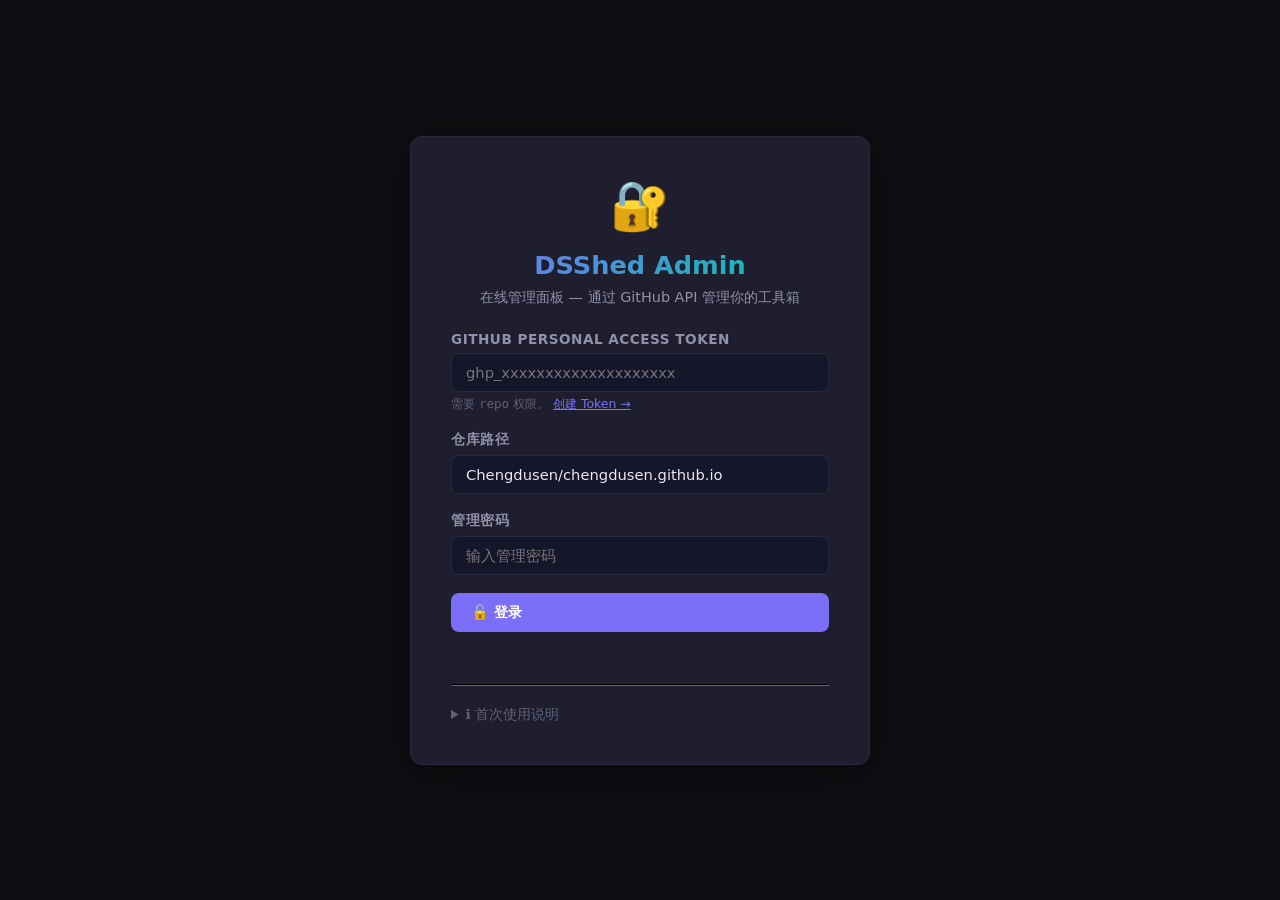
<file: admin.html>
<!DOCTYPE html>
<html lang="zh-CN">
<head>
  <meta charset="UTF-8">
  <meta name="viewport" content="width=device-width, initial-scale=1.0">
  <meta name="robots" content="noindex, nofollow">
  <title>DSShed Admin</title>
  <style>
    :root {
      --bg-primary: #0f0f13;
      --bg-secondary: #1a1a24;
      --bg-card: #1e1e2e;
      --bg-input: #16162a;
      --text-primary: #e8e8f0;
      --text-secondary: #9090a8;
      --text-muted: #606078;
      --accent: #7c6ff7;
      --accent-hover: #9588ff;
      --accent-glow: rgba(124, 111, 247, 0.25);
      --accent-secondary: #00c9a7;
      --border: #2a2a3e;
      --danger: #ff6b81;
      --warning: #ffc048;
      --success: #00c9a7;
      --radius: 12px;
      --radius-sm: 8px;
      --font: 'Segoe UI', system-ui, -apple-system, sans-serif;
      --mono: 'Cascadia Code', 'Fira Code', 'JetBrains Mono', monospace;
    }
    *{margin:0;padding:0;box-sizing:border-box;}
    body{font-family:var(--font);background:var(--bg-primary);color:var(--text-primary);min-height:100vh;}
    .login-screen{display:flex;align-items:center;justify-content:center;min-height:100vh;padding:20px;}
    .login-card{background:var(--bg-card);border:1.5px solid var(--border);border-radius:var(--radius);padding:40px;max-width:460px;width:100%;box-shadow:0 8px 40px rgba(0,0,0,0.4);}
    .login-card__icon{font-size:48px;text-align:center;margin-bottom:16px;}
    .login-card__title{font-size:1.6rem;font-weight:800;text-align:center;background:linear-gradient(135deg,var(--accent),var(--accent-secondary));-webkit-background-clip:text;-webkit-text-fill-color:transparent;background-clip:text;}
    .login-card__desc{text-align:center;color:var(--text-secondary);margin:8px 0 24px;font-size:0.9rem;}
    .login-error{color:var(--danger);font-size:0.85rem;margin-top:12px;text-align:center;min-height:20px;}
    .admin-screen{min-height:100vh;}
    .admin-header{background:var(--bg-secondary);border-bottom:1px solid var(--border);padding:12px 24px;display:flex;align-items:center;justify-content:space-between;position:sticky;top:0;z-index:100;}
    .admin-header__title{font-size:1.2rem;font-weight:700;display:flex;align-items:center;gap:10px;}
    .admin-header__title span{background:linear-gradient(135deg,var(--accent),var(--accent-secondary));-webkit-background-clip:text;-webkit-text-fill-color:transparent;background-clip:text;}
    .admin-header__actions{display:flex;gap:10px;align-items:center;}
    #sync-status{font-size:0.82rem;color:var(--success);}
    .admin-layout{display:flex;min-height:calc(100vh - 57px);}
    .admin-sidebar{width:220px;background:var(--bg-secondary);border-right:1px solid var(--border);padding:20px 0;flex-shrink:0;}
    .sidebar-nav{display:flex;flex-direction:column;gap:4px;padding:0 12px;}
    .sidebar-nav__item{padding:10px 16px;border-radius:var(--radius-sm);cursor:pointer;font-size:0.92rem;color:var(--text-secondary);transition:0.2s;display:flex;align-items:center;gap:10px;border:none;background:none;font-family:var(--font);text-align:left;width:100%;}
    .sidebar-nav__item:hover{background:var(--bg-card);color:var(--text-primary);}
    .sidebar-nav__item.active{background:var(--accent);color:white;}
    .sidebar-nav__badge{margin-left:auto;background:rgba(255,255,255,0.2);padding:1px 8px;border-radius:20px;font-size:0.75rem;}
    .admin-main{flex:1;padding:24px;overflow-y:auto;max-height:calc(100vh - 57px);}
    .panel{display:none;}
    .panel.active{display:block;}
    .panel__header{display:flex;align-items:center;justify-content:space-between;margin-bottom:24px;}
    .panel__title{font-size:1.4rem;font-weight:700;}
    .btn{padding:10px 20px;border-radius:var(--radius-sm);font-size:0.9rem;font-weight:600;font-family:var(--font);cursor:pointer;border:none;transition:0.2s;display:inline-flex;align-items:center;gap:6px;}
    .btn-primary{background:var(--accent);color:white;}
    .btn-primary:hover{background:var(--accent-hover);box-shadow:0 4px 12px var(--accent-glow);}
    .btn-danger{background:transparent;color:var(--danger);border:1.5px solid var(--danger);}
    .btn-danger:hover{background:var(--danger);color:white;}
    .btn-outline{background:transparent;color:var(--text-secondary);border:1.5px solid var(--border);}
    .btn-outline:hover{border-color:var(--text-secondary);color:var(--text-primary);}
    .btn-sm{padding:6px 14px;font-size:0.82rem;}
    .btn-xs{padding:4px 10px;font-size:0.75rem;}
    .form-group{margin-bottom:18px;}
    .form-label{display:block;font-size:0.85rem;font-weight:600;color:var(--text-secondary);margin-bottom:6px;text-transform:uppercase;letter-spacing:0.5px;}
    .form-input,.form-textarea,.form-select{width:100%;padding:10px 14px;font-size:0.92rem;font-family:var(--font);background:var(--bg-input);color:var(--text-primary);border:1.5px solid var(--border);border-radius:var(--radius-sm);outline:none;transition:0.2s;}
    .form-input:focus,.form-textarea:focus,.form-select:focus{border-color:var(--accent);box-shadow:0 0 0 3px var(--accent-glow);}
    .form-textarea{resize:vertical;min-height:80px;}
    .form-select{cursor:pointer;}
    .form-hint{font-size:0.78rem;color:var(--text-muted);margin-top:4px;}
    .form-hint a{color:var(--accent);}
    .form-row{display:grid;grid-template-columns:1fr 1fr;gap:16px;}
    .items-list{display:flex;flex-direction:column;gap:8px;max-height:calc(100vh - 250px);overflow-y:auto;}
    .items-list__item{display:flex;align-items:center;gap:12px;padding:12px 14px;background:var(--bg-card);border:1.5px solid var(--border);border-radius:var(--radius-sm);transition:0.2s;cursor:pointer;}
    .items-list__item:hover{border-color:var(--accent);}
    .items-list__item.selected{border-color:var(--accent);box-shadow:0 0 0 3px var(--accent-glow);}
    .items-list__icon{font-size:1.6rem;flex-shrink:0;}
    .items-list__info{flex:1;min-width:0;}
    .items-list__name{font-weight:600;font-size:0.92rem;}
    .items-list__desc{font-size:0.8rem;color:var(--text-muted);white-space:nowrap;overflow:hidden;text-overflow:ellipsis;}
    .tags-input-wrapper{display:flex;flex-wrap:wrap;gap:6px;padding:8px;background:var(--bg-input);border:1.5px solid var(--border);border-radius:var(--radius-sm);min-height:44px;cursor:text;}
    .tags-input-wrapper:focus-within{border-color:var(--accent);box-shadow:0 0 0 3px var(--accent-glow);}
    .tag-chip{display:inline-flex;align-items:center;gap:4px;padding:3px 10px;background:var(--accent);color:white;border-radius:20px;font-size:0.78rem;font-family:var(--mono);}
    .tag-chip__remove{cursor:pointer;font-weight:bold;opacity:0.7;}
    .tag-chip__remove:hover{opacity:1;}
    .tags-input{border:none;background:none;color:var(--text-primary);font-size:0.85rem;font-family:var(--font);outline:none;flex:1;min-width:100px;padding:4px;}
    .category-list{display:flex;flex-direction:column;gap:8px;max-width:600px;}
    .category-list__item{display:flex;align-items:center;gap:12px;padding:12px 16px;background:var(--bg-card);border:1.5px solid var(--border);border-radius:var(--radius-sm);}
    .log-entry{padding:10px 14px;border-bottom:1px solid var(--border);font-size:0.85rem;display:flex;gap:12px;align-items:flex-start;}
    .log-entry__time{color:var(--text-muted);font-family:var(--mono);font-size:0.78rem;white-space:nowrap;flex-shrink:0;}
    .log-entry__msg{color:var(--text-secondary);}
    .log-entry__msg.success{color:var(--success);}
    .log-entry__msg.error{color:var(--danger);}
    .toast-container{position:fixed;top:20px;right:20px;z-index:1000;display:flex;flex-direction:column;gap:8px;}
    .toast{padding:12px 20px;border-radius:var(--radius-sm);font-size:0.9rem;font-weight:500;animation:toast-in 0.3s ease-out;box-shadow:0 4px 16px rgba(0,0,0,0.4);}
    .toast-success{background:var(--success);color:#000;}
    .toast-error{background:var(--danger);color:white;}
    .toast-info{background:var(--accent);color:white;}
    @keyframes toast-in{from{opacity:0;transform:translateX(40px);}to{opacity:1;transform:translateX(0);}}
    @media (max-width: 768px) {
      .admin-layout{flex-direction:column;}
      .admin-sidebar{width:100%;border-right:none;border-bottom:1px solid var(--border);padding:8px 0;}
      .sidebar-nav{flex-direction:row;overflow-x:auto;gap:4px;padding:0 8px;}
      .sidebar-nav__item{white-space:nowrap;padding:8px 12px;font-size:0.82rem;}
      .sidebar-nav__badge{display:none;}
      .form-row{grid-template-columns:1fr;}
      .admin-main{padding:16px;}
      .login-card{padding:24px;}
    }
  </style>
</head>
<body>

<!-- Login Screen -->
<div id="login-screen" class="login-screen">
  <div class="login-card">
    <div class="login-card__icon">&#x1F510;</div>
    <h1 class="login-card__title">DSShed Admin</h1>
    <p class="login-card__desc">&#x5728;&#x7EBF;&#x7BA1;&#x7406;&#x9762;&#x677F; &#x2014; &#x901A;&#x8FC7; GitHub API &#x7BA1;&#x7406;&#x4F60;&#x7684;&#x5DE5;&#x5177;&#x7BB1;</p>

    <div class="form-group">
      <label class="form-label">GitHub Personal Access Token</label>
      <input type="password" id="login-token" class="form-input" placeholder="ghp_xxxxxxxxxxxxxxxxxxxx">
      <div class="form-hint">
        &#x9700;&#x8981; <code>repo</code> &#x6743;&#x9650;&#x3002;
        <a href="https://github.com/settings/tokens" target="_blank" rel="noopener">&#x521B;&#x5EFA; Token &#x2192;</a>
      </div>
    </div>

    <div class="form-group">
      <label class="form-label">&#x4ED3;&#x5E93;&#x8DEF;&#x5F84;</label>
      <input type="text" id="login-repo" class="form-input" value="Chengdusen/chengdusen.github.io">
    </div>

    <div class="form-group">
      <label class="form-label">&#x7BA1;&#x7406;&#x5BC6;&#x7801;</label>
      <input type="password" id="login-password" class="form-input" placeholder="&#x8F93;&#x5165;&#x7BA1;&#x7406;&#x5BC6;&#x7801;">
    </div>

    <button class="btn btn-primary" onclick="handleLogin()" style="width:100%;">&#x1F513; &#x767B;&#x5F55;</button>
    <div id="login-error" class="login-error"></div>

    <hr style="border-color:var(--border);margin:20px 0;">

    <details>
      <summary style="color:var(--text-muted);cursor:pointer;font-size:0.85rem;">&#x2139;&#xFE0F; &#x9996;&#x6B21;&#x4F7F;&#x7528;&#x8BF4;&#x660E;</summary>
      <div style="color:var(--text-secondary);font-size:0.82rem;margin-top:8px;line-height:1.8;">
        <p><strong>1. &#x521B;&#x5EFA; GitHub Token&#xFF1A;</strong></p>
        <p>&#x8BBF;&#x95EE; GitHub Settings &#x2192; Developer settings &#x2192; Personal access tokens &#x2192; Tokens (classic) &#x2192; Generate new token&#x3002;</p>
        <p>&#x52FE;&#x9009; <code>repo</code> &#x6743;&#x9650;&#xFF0C;&#x751F;&#x6210;&#x540E;&#x590D;&#x5236; token&#x3002;</p>
        <p><strong>2. &#x8BBE;&#x7F6E;&#x5BC6;&#x7801;&#xFF1A;</strong></p>
        <p>&#x9996;&#x6B21;&#x4F7F;&#x7528;&#x65F6;&#xFF0C;&#x8F93;&#x5165;&#x4F60;&#x60F3;&#x8BBE;&#x7F6E;&#x7684;&#x5BC6;&#x7801;&#x3002;&#x5BC6;&#x7801;&#x7684;&#x54C8;&#x5E0C;&#x503C;&#x4F1A;&#x5B58;&#x50A8;&#x5728;&#x6D4F;&#x89C8;&#x5668;&#x4E2D;&#x3002;</p>
        <p><strong>3. &#x6570;&#x636E;&#x5B89;&#x5168;&#xFF1A;</strong></p>
        <p>Token &#x548C;&#x5BC6;&#x7801;&#x90FD;&#x5B58;&#x50A8;&#x5728;&#x6D4F;&#x89C8;&#x5668; localStorage &#x4E2D;&#xFF0C;&#x4E0D;&#x4F1A;&#x4E0A;&#x4F20;&#x5230;&#x4EFB;&#x4F55;&#x670D;&#x52A1;&#x5668;&#x3002;</p>
      </div>
    </details>
  </div>
</div>

<!-- Admin Interface -->
<div id="admin-screen" class="admin-screen" style="display:none;">
  <header class="admin-header">
    <div class="admin-header__title">
      &#x1F9F0; <span>DSShed Admin</span>
    </div>
    <div class="admin-header__actions">
      <span id="sync-status">&#x1F7E2; &#x5DF2;&#x540C;&#x6B65;</span>
      <button class="btn btn-outline btn-sm" onclick="syncFromGitHub()">&#x1F504; &#x540C;&#x6B65;</button>
      <button class="btn btn-outline btn-sm" onclick="handleLogout()">&#x1F6AA; &#x9000;&#x51FA;</button>
    </div>
  </header>

  <div class="admin-layout">
    <aside class="admin-sidebar">
      <nav class="sidebar-nav">
        <button class="sidebar-nav__item active" data-panel="items" onclick="switchPanel('items')">
          &#x1F4E6; &#x5DE5;&#x5177;&#x9879; <span class="sidebar-nav__badge" id="items-badge">0</span>
        </button>
        <button class="sidebar-nav__item" data-panel="categories" onclick="switchPanel('categories')">
          &#x1F4C2; &#x5206;&#x7C7B; <span class="sidebar-nav__badge" id="cats-badge">0</span>
        </button>
        <button class="sidebar-nav__item" data-panel="settings" onclick="switchPanel('settings')">
          &#x2699;&#xFE0F; &#x7AD9;&#x70B9;&#x8BBE;&#x7F6E;
        </button>
        <button class="sidebar-nav__item" data-panel="logs" onclick="switchPanel('logs')">
          &#x1F4DC; &#x64CD;&#x4F5C;&#x65E5;&#x5FD7;
        </button>
      </nav>
    </aside>
    <main class="admin-main">
      <!-- Items -->
      <section class="panel active" id="panel-items">
        <div class="panel__header">
          <h2 class="panel__title">&#x1F4E6; &#x5DE5;&#x5177;&#x9879;&#x7BA1;&#x7406;</h2>
          <div style="display:flex;gap:8px;">
            <button class="btn btn-danger btn-sm" onclick="deleteItem()" id="btn-delete" disabled>&#x1F5D1; &#x5220;&#x9664;</button>
            <button class="btn btn-primary btn-sm" onclick="addItem()">&#xFF0B; &#x65B0;&#x589E;&#x5DE5;&#x5177;</button>
          </div>
        </div>
        <div style="display:grid;grid-template-columns:1fr 1fr;gap:24px;">
          <div>
            <input type="text" class="form-input" id="items-filter" placeholder="&#x1F50D; &#x7B5B;&#x9009;&#x5DE5;&#x5177;&#x9879;..." oninput="refreshItemsList()" style="margin-bottom:12px;">
            <div class="items-list" id="items-list"></div>
          </div>
          <div>
            <h3 style="margin-bottom:16px;color:var(--text-secondary);" id="form-title">&#x2795; &#x65B0;&#x589E;&#x5DE5;&#x5177;&#x9879;</h3>
            <form id="item-form" onsubmit="saveItem(event)">
              <input type="hidden" id="item-id" value="">
              <div class="form-row">
                <div class="form-group">
                  <label class="form-label">&#x56FE;&#x6807; *</label>
                  <input type="text" class="form-input" id="item-icon" placeholder="&#x1F7E2;" required>
                </div>
                <div class="form-group">
                  <label class="form-label">&#x540D;&#x79F0; *</label>
                  <input type="text" class="form-input" id="item-name" placeholder="&#x5DE5;&#x5177;&#x540D;&#x79F0;" required>
                </div>
              </div>
              <div class="form-group">
                <label class="form-label">&#x63CF;&#x8FF0; *</label>
                <textarea class="form-textarea" id="item-desc" placeholder="&#x63CF;&#x8FF0;..." required></textarea>
              </div>
              <div class="form-group">
                <label class="form-label">&#x5206;&#x7C7B; *</label>
                <select class="form-select" id="item-category"></select>
              </div>
              <div class="form-row">
                <div class="form-group">
                  <label class="form-label">&#x7248;&#x672C;</label>
                  <input type="text" class="form-input" id="item-version" placeholder="20.x">
                </div>
                <div class="form-group">
                  <label class="form-label">&#x5927;&#x5C0F;</label>
                  <input type="text" class="form-input" id="item-size" placeholder="32 MB">
                </div>
              </div>
              <div class="form-group">
                <label class="form-label">&#x5B58;&#x50A8;&#x65B9;&#x5F0F;</label>
                <select class="form-select" id="item-storage">
                  <option value="local">&#x672C;&#x5730;&#x6587;&#x4EF6;</option>
                  <option value="release">GitHub Releases</option>
                  <option value="external">&#x5916;&#x90E8;&#x94FE;&#x63A5;</option>
                </select>
              </div>
              <div class="form-group">
                <label class="form-label">&#x4E0B;&#x8F7D;&#x94FE;&#x63A5;</label>
                <input type="text" class="form-input" id="item-download" placeholder="URL &#x6216;&#x6587;&#x4EF6;&#x8DEF;&#x5F84;">
              </div>
              <div class="form-group">
                <label class="form-label">Releases / &#x6587;&#x6863;&#x94FE;&#x63A5;</label>
                <input type="text" class="form-input" id="item-release" placeholder="https://...">
              </div>
              <div class="form-group">
                <label class="form-label">Tags</label>
                <div class="tags-input-wrapper" id="tags-wrapper">
                  <input type="text" class="tags-input" id="tags-input" placeholder="&#x8F93;&#x5165;&#x6807;&#x7B7E;&#x540E;&#x6309;&#x56DE;&#x8F66;...">
                </div>
              </div>
              <div style="display:flex;gap:10px;">
                <button type="submit" class="btn btn-primary" id="btn-save">&#x1F4BE; &#x4FDD;&#x5B58;&#x5230; GitHub</button>
                <button type="button" class="btn btn-outline" onclick="resetForm()">&#x21A9; &#x91CD;&#x7F6E;</button>
              </div>
            </form>
          </div>
        </div>
      </section>
      <!-- Categories -->
      <section class="panel" id="panel-categories">
        <div class="panel__header">
          <h2 class="panel__title">&#x1F4C2; &#x5206;&#x7C7B;&#x7BA1;&#x7406;</h2>
          <button class="btn btn-primary btn-sm" onclick="addCategory()">&#xFF0B; &#x65B0;&#x589E;&#x5206;&#x7C7B;</button>
        </div>
        <div class="category-list" id="category-list"></div>
      </section>
      <!-- Settings -->
      <section class="panel" id="panel-settings">
        <div class="panel__header">
          <h2 class="panel__title">&#x2699;&#xFE0F; &#x7AD9;&#x70B9;&#x8BBE;&#x7F6E;</h2>
        </div>
        <div style="max-width:500px;">
          <div class="form-group">
            <label class="form-label">&#x7AD9;&#x70B9;&#x540D;&#x79F0;</label>
            <input type="text" class="form-input" id="site-name">
          </div>
          <div class="form-group">
            <label class="form-label">&#x7AD9;&#x70B9;&#x6807;&#x8BED;</label>
            <input type="text" class="form-input" id="site-tagline">
          </div>
          <div class="form-group">
            <label class="form-label">&#x7AD9;&#x957F;</label>
            <input type="text" class="form-input" id="site-owner">
          </div>
          <button class="btn btn-primary" onclick="saveSiteSettings()">&#x1F4BE; &#x4FDD;&#x5B58;&#x8BBE;&#x7F6E;</button>
        </div>
      </section>
      <!-- Logs -->
      <section class="panel" id="panel-logs">
        <div class="panel__header">
          <h2 class="panel__title">&#x1F4DC; &#x64CD;&#x4F5C;&#x65E5;&#x5FD7;</h2>
          <button class="btn btn-outline btn-sm" onclick="clearLogs()">&#x6E05;&#x7A7A;&#x65E5;&#x5FD7;</button>
        </div>
        <div id="logs-container"></div>
      </section>
    </main>
  </div>
</div>
<div id="toast-container" class="toast-container"></div>

<script>
(function(){'use strict';
var REPO='Chengdusen/chengdusen.github.io';
var DATA_PATH='data/data.json';
var STORAGE_KEY_TOKEN='dsshed_github_token';
var STORAGE_KEY_PASSWORD_HASH='dsshed_admin_password_hash';
var STORAGE_KEY_REPO='dsshed_github_repo';
var githubToken='';
var repo=REPO;
var data=null;
var dataSha=null;
var selectedItemId=null;
var editingItemId=null;
var currentTags=[];
var logs=[];
var $=function(id){return document.getElementById(id);};

function init(){
  var t=localStorage.getItem(STORAGE_KEY_TOKEN);
  var r=localStorage.getItem(STORAGE_KEY_REPO);
  if(t){githubToken=t;$('login-token').value=t;}
  if(r){repo=r;$('login-repo').value=r;}
  var ti=$('tags-input');
  if(ti){ti.addEventListener('keydown',function(e){if(e.key==='Enter'){e.preventDefault();var v=this.value.trim();if(v&&currentTags.indexOf(v)===-1){currentTags.push(v);renderTags();}this.value='';}});}
}

window.handleLogin=async function(){
  var token=$('login-token').value.trim();
  var password=$('login-password').value.trim();
  var repoInput=$('login-repo').value.trim();
  if(!token)return showLoginError('请输入 GitHub Token');
  if(!password)return showLoginError('请输入管理密码');
  if(!repoInput)return showLoginError('请输入仓库路径');
  $('login-error').textContent='⏳ 验证 Token...';
  try{
    var res=await fetch('https://api.github.com/repos/'+repoInput,{headers:{Authorization:'token '+token,Accept:'application/vnd.github.v3+json'}});
    if(!res.ok){if(res.status===401)return showLoginError('Token 无效或已过期');if(res.status===404)return showLoginError('仓库不存在，请检查仓库路径');return showLoginError('GitHub API 错误: '+res.status);}
    var storedHash=localStorage.getItem(STORAGE_KEY_PASSWORD_HASH);
    var inputHash=await sha256(password);
    if(storedHash&&storedHash!==inputHash)return showLoginError('密码错误');
    if(!storedHash)localStorage.setItem(STORAGE_KEY_PASSWORD_HASH,inputHash);
    githubToken=token;repo=repoInput;
    localStorage.setItem(STORAGE_KEY_TOKEN,token);
    localStorage.setItem(STORAGE_KEY_REPO,repoInput);
    $('login-screen').style.display='none';
    $('admin-screen').style.display='block';
    addLog('登录成功','success');
    await syncFromGitHub();
  }catch(err){showLoginError('网络错误: '+err.message);}
};

function showLoginError(msg){$('login-error').textContent='❌ '+msg;}

window.handleLogout=function(){
  if(confirm('确定要退出吗？Token 将保留在浏览器中，下次可直接登录。')){
    $('login-screen').style.display='flex';$('admin-screen').style.display='none';data=null;addLog('已退出','info');
  }
};

async function githubAPI(method,path,body){
  var url='https://api.github.com/repos/'+repo+'/contents/'+path;
  var headers={Authorization:'token '+githubToken,Accept:'application/vnd.github.v3+json'};
  var opts={method:method,headers:headers};
  if(body){opts.body=JSON.stringify(body);headers['Content-Type']='application/json';}
  var res=await fetch(url,opts);
  if(!res.ok){var err=await res.json().catch(function(){return {};});throw new Error(err.message||'GitHub API '+res.status);}
  return res.json();
}

window.syncFromGitHub=async function(){
  try{
    $('sync-status').textContent='🔄 同步中...';
    var file=await githubAPI('GET',DATA_PATH);
    var content=JSON.parse(atob(file.content));
    data=content;dataSha=file.sha;
    $('sync-status').textContent='🟢 已同步';
    refreshAll();
    addLog('已从 GitHub 同步数据','success');
  }catch(err){
    $('sync-status').textContent='🔴 同步失败';
    addLog('同步失败: '+err.message,'error');
    toast('❌ 同步失败: '+err.message,'error');
  }
};

async function commitToGitHub(message){
  var content=btoa(unescape(encodeURIComponent(JSON.stringify(data,null,2))));
  var body={message:message,content:content,sha:dataSha};
  try{
    $('sync-status').textContent='🔄 提交中...';
    var result=await githubAPI('PUT',DATA_PATH,body);
    dataSha=result.content.sha;
    $('sync-status').textContent='🟢 已同步';
    addLog('已提交: '+message,'success');
    return true;
  }catch(err){
    $('sync-status').textContent='🔴 提交失败';
    addLog('提交失败: '+err.message,'error');
    toast('❌ 提交失败: '+err.message,'error');
    return false;
  }
}

window.switchPanel=function(name){
  document.querySelectorAll('.panel').forEach(function(p){p.classList.remove('active');});
  document.querySelectorAll('.sidebar-nav__item').forEach(function(b){b.classList.remove('active');});
  $('panel-'+name).classList.add('active');
  document.querySelector('[data-panel="'+name+'"]').classList.add('active');
  if(name==='items')refreshItemsList();
  if(name==='categories')refreshCategoryList();
  if(name==='settings')loadSettings();
  if(name==='logs')renderLogs();
};

function refreshItemsList(){
  if(!data)return;
  var filterText=($('items-filter')?$('items-filter').value:'').toLowerCase();
  var items=data.items;
  if(filterText){items=items.filter(function(i){return i.name.toLowerCase().indexOf(filterText)!==-1||i.description.toLowerCase().indexOf(filterText)!==-1;});}
  var container=$('items-list');
  if(items.length===0){container.innerHTML='<div style="text-align:center;padding:40px;color:var(--text-muted);">📭 没有匹配的工具项</div>';return;}
  container.innerHTML=items.map(function(item){
    var cat=data.categories.find(function(c){return c.id===item.categoryId;});
    var catName=cat?cat.name:'未分类';
    var isSel=item.id===selectedItemId?' selected':'';
    return '<div class="items-list__item'+isSel+'" onclick="selectItem(\''+item.id+'\')"><div class="items-list__icon">'+escHtml(item.icon||'📌')+'</div><div class="items-list__info"><div class="items-list__name">'+escHtml(item.name)+'</div><div class="items-list__desc">'+escHtml(item.description)+'</div></div></div>';
  }).join('');
}

window.selectItem=function(id){
  selectedItemId=id;refreshItemsList();$('btn-delete').disabled=false;
  var item=data.items.find(function(i){return i.id===id;});
  if(item)loadItemIntoForm(item);
};

window.addItem=function(){
  editingItemId=null;selectedItemId=null;
  $('form-title').textContent='➕ 新增工具项';
  $('btn-save').textContent='💾 保存到 GitHub';
  $('btn-delete').disabled=true;
  resetForm();refreshItemsList();
};

function loadItemIntoForm(item){
  editingItemId=item.id;
  $('form-title').textContent='✏️ 编辑工具项';
  $('btn-save').textContent='💾 更新到 GitHub';
  $('item-id').value=item.id;$('item-icon').value=item.icon||'';
  $('item-name').value=item.name||'';$('item-desc').value=item.description||'';
  $('item-version').value=item.version||'';$('item-size').value=item.size||'';
  $('item-storage').value=item.storageType||'local';
  $('item-download').value=item.downloadUrl||item.fileUrl||item.toolUrl||'';
  $('item-release').value=item.releaseUrl||'';
  currentTags=item.tags?item.tags.slice():[];renderTags();
  populateCategorySelect(item.categoryId);
}

function resetForm(){
  editingItemId=null;$('item-id').value='';$('item-icon').value='📌';
  $('item-name').value='';$('item-desc').value='';$('item-version').value='';
  $('item-size').value='';$('item-storage').value='local';
  $('item-download').value='';$('item-release').value='';
  currentTags=[];renderTags();populateCategorySelect();
}

window.saveItem=async function(e){
  e.preventDefault();
  if(!data){toast('❌ 请先同步数据','error');return;}
  var id=editingItemId||generateId();
  var categoryId=$('item-category').value;
  var storageType=$('item-storage').value;
  var downloadValue=$('item-download').value.trim();
  var releaseValue=$('item-release').value.trim();
  var item={id:id,categoryId:categoryId||(data.categories[0]?data.categories[0].id:''),name:$('item-name').value.trim(),icon:$('item-icon').value.trim()||'📌',description:$('item-desc').value.trim(),version:$('item-version').value.trim()||undefined,size:$('item-size').value.trim()||undefined,storageType:storageType!=='local'?storageType:undefined,tags:currentTags.length>0?currentTags.slice():undefined,lastUpdated:new Date().toISOString().slice(0,10)};
  if(downloadValue){if(downloadValue.indexOf('http')===0)item.downloadUrl=downloadValue;else if(downloadValue.match(/\.(pdf|doc|docx|xls|xlsx|ppt|pptx)$/i))item.fileUrl=downloadValue;else if(downloadValue.indexOf('files/')===0)item.downloadUrl=downloadValue;else item.toolUrl=downloadValue;}
  if(releaseValue)item.releaseUrl=releaseValue;
  var idx=data.items.findIndex(function(i){return i.id===id;});
  var isNew=idx<0;
  if(isNew)data.items.push(item);else data.items[idx]=item;
  var action=isNew?'添加':'更新';
  var success=await commitToGitHub(action+'工具项: '+item.name);
  if(success){editingItemId=null;$('form-title').textContent='➕ 新增工具项';$('btn-save').textContent='💾 保存到 GitHub';refreshItemsList();resetForm();toast('✅ 工具项「'+item.name+'」已'+action,'success');}
};

window.deleteItem=async function(){
  if(!selectedItemId||!data)return;
  var item=data.items.find(function(i){return i.id===selectedItemId;});
  if(!item)return;
  if(!confirm('确定要删除「'+item.name+'」吗？此操作不可恢复。'))return;
  data.items=data.items.filter(function(i){return i.id!==selectedItemId;});
  var success=await commitToGitHub('删除工具项: '+item.name);
  if(success){selectedItemId=null;$('btn-delete').disabled=true;refreshItemsList();resetForm();toast('🗑 工具项已删除','info');}
};

function removeTag(idx){currentTags.splice(idx,1);renderTags();}

function renderTags(){
  var wrapper=$('tags-wrapper');if(!wrapper)return;
  var input=$('tags-input');
  var chips=currentTags.map(function(t,i){return '<span class="tag-chip">'+escHtml(t)+'<span class="tag-chip__remove" onclick="removeTag('+i+');event.stopPropagation();">×</span></span>';}).join('');
  wrapper.innerHTML=chips;wrapper.appendChild(input);
}

window.removeTag=removeTag;

function refreshCategoryList(){
  if(!data)return;
  var container=$('category-list');
  if(data.categories.length===0){container.innerHTML='<div style="text-align:center;padding:40px;color:var(--text-muted);">📂 还没有分类</div>';return;}
  container.innerHTML=data.categories.map(function(cat){return '<div class="category-list__item"><input type="text" class="form-input" value="'+escHtml(cat.icon)+'" style="width:50px;text-align:center;" onchange="updateCategory(\''+cat.id+'\',\'icon\',this.value)"><input type="text" class="form-input" value="'+escHtml(cat.name)+'" onchange="updateCategory(\''+cat.id+'\',\'name\',this.value)"><input type="text" class="form-input" value="'+escHtml(cat.description||'')+'" placeholder="描述..." onchange="updateCategory(\''+cat.id+'\',\'description\',this.value)" style="flex:1;"><span style="color:var(--text-muted);font-size:0.82rem;">'+data.items.filter(function(i){return i.categoryId===cat.id;}).length+' 项</span><button class="btn btn-danger btn-xs" onclick="deleteCategory(\''+cat.id+'\')">🗑</button></div>';}).join('');
}

window.updateCategory=async function(id,field,value){
  if(!data)return;
  var cat=data.categories.find(function(c){return c.id===id;});
  if(!cat)return;
  var oldValue=cat[field];
  cat[field]=value;
  var success=await commitToGitHub('更新分类 '+cat.name+': '+field);
  if(!success){cat[field]=oldValue;refreshCategoryList();}
  $('cats-badge').textContent=data.categories.length;
};

window.addCategory=async function(){
  if(!data)return;
  var id='cat-'+Date.now();
  data.categories.push({id:id,name:'新分类',icon:'📂',description:''});
  var success=await commitToGitHub('添加新分类');
  if(success){refreshCategoryList();$('cats-badge').textContent=data.categories.length;}else{data.categories.pop();}
};

window.deleteCategory=async function(id){
  if(!data)return;
  var cat=data.categories.find(function(c){return c.id===id;});
  if(!cat)return;
  var count=data.items.filter(function(i){return i.categoryId===id;}).length;
  if(count>0){if(!confirm('该分类下有 '+count+' 个工具项，删除后这些项将变为“未分类”。确定删除？'))return;}
  data.categories=data.categories.filter(function(c){return c.id!==id;});
  var success=await commitToGitHub('删除分类: '+cat.name);
  if(success){refreshCategoryList();$('cats-badge').textContent=data.categories.length;toast('🗑 分类「'+cat.name+'」已删除','info');}
};

function loadSettings(){if(!data)return;$('site-name').value=data.site.name||'';$('site-tagline').value=data.site.tagline||'';$('site-owner').value=data.site.owner||'';}

window.saveSiteSettings=async function(){
  if(!data)return;
  data.site.name=$('site-name').value.trim();
  data.site.tagline=$('site-tagline').value.trim();
  data.site.owner=$('site-owner').value.trim();
  var success=await commitToGitHub('更新站点设置');
  if(success)toast('✅ 站点设置已保存','success');
};

function addLog(msg,type){
  var time=new Date().toLocaleTimeString('zh-CN');
  logs.unshift({time:time,msg:msg,type:type});
  if(logs.length>100)logs.pop();
  renderLogs();
}

function renderLogs(){
  var container=$('logs-container');
  if(!container)return;
  if(logs.length===0){container.innerHTML='<div style="text-align:center;padding:40px;color:var(--text-muted);">📜 暂无日志</div>';return;}
  container.innerHTML=logs.map(function(l){return '<div class="log-entry"><span class="log-entry__time">'+l.time+'</span><span class="log-entry__msg '+l.type+'">'+escHtml(l.msg)+'</span></div>';}).join('');
}

window.clearLogs=function(){logs=[];renderLogs();};

function generateId(){return 'item-'+Date.now()+'-'+Math.random().toString(36).slice(2,7);}

function escHtml(str){var div=document.createElement('div');div.textContent=String(str);return div.innerHTML;}

function populateCategorySelect(selected){
  if(!data)return;
  var select=$('item-category');
  select.innerHTML=data.categories.map(function(c){return '<option value="'+c.id+'"'+(c.id===selected?' selected':'')+'>'+c.icon+' '+c.name+'</option>';}).join('');
}

async function sha256(message){
  var msgBuffer=new TextEncoder().encode(message);
  var hashBuffer=await crypto.subtle.digest('SHA-256',msgBuffer);
  var hashArray=Array.from(new Uint8Array(hashBuffer));
  return hashArray.map(function(b){return b.toString(16).padStart(2,'0');}).join('');
}

function refreshAll(){refreshItemsList();refreshCategoryList();loadSettings();populateCategorySelect();$('items-badge').textContent=data.items.length;$('cats-badge').textContent=data.categories.length;}

function toast(msg,type){
  var container=$('toast-container');
  var el=document.createElement('div');
  el.className='toast toast-'+type;
  el.textContent=msg;
  container.appendChild(el);
  setTimeout(function(){el.style.opacity='0';el.style.transition='0.3s';},3000);
  setTimeout(function(){el.remove();},3300);
}

init();
window.selectItem=window.selectItem;
window.addItem=window.addItem;
})();
</script>
</body>
</html>
</file>
<file: css/style.css>
/* ===== CSS Variables & Reset ===== */
:root {
  --bg-primary: #0f0f13;
  --bg-secondary: #1a1a24;
  --bg-card: #1e1e2e;
  --bg-card-hover: #252540;
  --bg-input: #16162a;
  --text-primary: #e8e8f0;
  --text-secondary: #9090a8;
  --text-muted: #606078;
  --accent: #7c6ff7;
  --accent-hover: #9588ff;
  --accent-glow: rgba(124, 111, 247, 0.25);
  --accent-secondary: #00c9a7;
  --border: #2a2a3e;
  --border-light: #3a3a52;
  --danger: #ff6b81;
  --warning: #ffc048;
  --success: #00c9a7;
  --radius: 16px;
  --radius-sm: 10px;
  --radius-xs: 6px;
  --shadow: 0 4px 24px rgba(0, 0, 0, 0.3);
  --shadow-lg: 0 8px 40px rgba(0, 0, 0, 0.45);
  --transition: 0.3s cubic-bezier(0.4, 0, 0.2, 1);
  --font: 'Segoe UI', system-ui, -apple-system, sans-serif;
  --mono: 'Cascadia Code', 'Fira Code', 'JetBrains Mono', monospace;
}

*, *::before, *::after {
  margin: 0;
  padding: 0;
  box-sizing: border-box;
}

html {
  scroll-behavior: smooth;
}

body {
  font-family: var(--font);
  background: var(--bg-primary);
  color: var(--text-primary);
  line-height: 1.6;
  min-height: 100vh;
  overflow-x: hidden;
}

/* ===== Background Gradient Orbs ===== */
body::before,
body::after {
  content: '';
  position: fixed;
  border-radius: 50%;
  filter: blur(120px);
  opacity: 0.15;
  z-index: 0;
  pointer-events: none;
}

body::before {
  width: 600px;
  height: 600px;
  background: var(--accent);
  top: -200px;
  right: -100px;
  animation: float-orb 20s ease-in-out infinite alternate;
}

body::after {
  width: 500px;
  height: 500px;
  background: var(--accent-secondary);
  bottom: -150px;
  left: -100px;
  animation: float-orb 25s ease-in-out infinite alternate-reverse;
}

@keyframes float-orb {
  0%   { transform: translate(0, 0) scale(1); }
  50%  { transform: translate(60px, 40px) scale(1.1); }
  100% { transform: translate(-30px, 80px) scale(0.95); }
}

/* ===== Layout ===== */
.app-container {
  position: relative;
  z-index: 1;
  max-width: 1280px;
  margin: 0 auto;
  padding: 0 24px;
}

/* ===== Header ===== */
.header {
  padding: 40px 0 24px;
  text-align: center;
  animation: fade-in-down 0.8s ease-out;
}

@keyframes fade-in-down {
  from { opacity: 0; transform: translateY(-20px); }
  to   { opacity: 1; transform: translateY(0); }
}

.header__logo {
  display: inline-flex;
  align-items: center;
  gap: 16px;
  margin-bottom: 12px;
}

.header__icon {
  font-size: 48px;
  animation: bounce-in 0.6s ease-out 0.3s both;
}

@keyframes bounce-in {
  0%   { transform: scale(0); }
  60%  { transform: scale(1.15); }
  100% { transform: scale(1); }
}

.header__title {
  font-size: 2.8rem;
  font-weight: 800;
  letter-spacing: -1px;
  background: linear-gradient(135deg, var(--accent), var(--accent-secondary));
  -webkit-background-clip: text;
  -webkit-text-fill-color: transparent;
  background-clip: text;
}

.header__tagline {
  color: var(--text-secondary);
  font-size: 1.1rem;
  margin-bottom: 8px;
}

.header__meta {
  color: var(--text-muted);
  font-size: 0.85rem;
}

/* ===== Search Bar ===== */
.search-section {
  padding: 16px 0 24px;
  animation: fade-in-down 0.8s ease-out 0.15s both;
}

.search-wrapper {
  position: relative;
  max-width: 640px;
  margin: 0 auto;
}

.search-input {
  width: 100%;
  padding: 16px 20px 16px 52px;
  font-size: 1rem;
  font-family: var(--font);
  background: var(--bg-input);
  color: var(--text-primary);
  border: 2px solid var(--border);
  border-radius: var(--radius);
  outline: none;
  transition: var(--transition);
}

.search-input::placeholder {
  color: var(--text-muted);
}

.search-input:focus {
  border-color: var(--accent);
  box-shadow: 0 0 0 4px var(--accent-glow);
}

.search-icon {
  position: absolute;
  left: 18px;
  top: 50%;
  transform: translateY(-50%);
  font-size: 1.2rem;
  color: var(--text-muted);
  pointer-events: none;
  transition: var(--transition);
}

.search-input:focus + .search-icon {
  color: var(--accent);
}

.search-clear {
  position: absolute;
  right: 12px;
  top: 50%;
  transform: translateY(-50%);
  width: 32px;
  height: 32px;
  display: none;
  align-items: center;
  justify-content: center;
  background: var(--bg-card);
  border: 1px solid var(--border);
  border-radius: 50%;
  color: var(--text-secondary);
  cursor: pointer;
  font-size: 1rem;
  transition: var(--transition);
}

.search-clear:hover {
  background: var(--danger);
  color: white;
  border-color: var(--danger);
}

.search-clear.visible {
  display: flex;
}

/* ===== Category Tabs ===== */
.category-section {
  padding: 0 0 32px;
  animation: fade-in-down 0.8s ease-out 0.3s both;
}

.category-tabs {
  display: flex;
  gap: 8px;
  justify-content: center;
  flex-wrap: wrap;
}

.category-tab {
  padding: 10px 22px;
  font-size: 0.95rem;
  font-family: var(--font);
  font-weight: 500;
  background: var(--bg-secondary);
  color: var(--text-secondary);
  border: 1.5px solid var(--border);
  border-radius: var(--radius-sm);
  cursor: pointer;
  transition: var(--transition);
  display: flex;
  align-items: center;
  gap: 8px;
}

.category-tab:hover {
  border-color: var(--accent);
  color: var(--text-primary);
  background: var(--bg-card);
}

.category-tab.active {
  background: var(--accent);
  color: white;
  border-color: var(--accent);
  box-shadow: 0 4px 16px var(--accent-glow);
}

.category-tab__count {
  background: rgba(255, 255, 255, 0.15);
  padding: 2px 8px;
  border-radius: 20px;
  font-size: 0.8rem;
  font-weight: 700;
}

.category-tab.active .category-tab__count {
  background: rgba(255, 255, 255, 0.3);
}

/* ===== Items Grid ===== */
.items-section {
  padding-bottom: 60px;
}

.items-grid {
  display: grid;
  grid-template-columns: repeat(auto-fill, minmax(320px, 1fr));
  gap: 20px;
  animation: fade-in 0.6s ease-out 0.4s both;
}

@keyframes fade-in {
  from { opacity: 0; }
  to   { opacity: 1; }
}

/* ===== Item Card ===== */
.item-card {
  background: var(--bg-card);
  border: 1.5px solid var(--border);
  border-radius: var(--radius);
  padding: 24px;
  transition: var(--transition);
  cursor: default;
  position: relative;
  overflow: hidden;
  animation: card-enter 0.4s ease-out both;
}

@keyframes card-enter {
  from {
    opacity: 0;
    transform: translateY(20px) scale(0.96);
  }
  to {
    opacity: 1;
    transform: translateY(0) scale(1);
  }
}

.item-card::before {
  content: '';
  position: absolute;
  top: 0;
  left: 0;
  right: 0;
  height: 3px;
  background: linear-gradient(90deg, var(--accent), var(--accent-secondary));
  opacity: 0;
  transition: var(--transition);
}

.item-card:hover {
  border-color: var(--accent);
  background: var(--bg-card-hover);
  transform: translateY(-4px);
  box-shadow: var(--shadow-lg), 0 0 0 1px var(--accent-glow);
}

.item-card:hover::before {
  opacity: 1;
}

.item-card__header {
  display: flex;
  align-items: flex-start;
  gap: 14px;
  margin-bottom: 14px;
}

.item-card__icon {
  font-size: 2rem;
  flex-shrink: 0;
  width: 52px;
  height: 52px;
  display: flex;
  align-items: center;
  justify-content: center;
  background: var(--bg-input);
  border-radius: var(--radius-sm);
  border: 1px solid var(--border);
}

.item-card__title {
  font-size: 1.15rem;
  font-weight: 700;
  color: var(--text-primary);
  margin-bottom: 2px;
}

.item-card__version {
  font-size: 0.8rem;
  color: var(--accent-secondary);
  font-weight: 600;
  font-family: var(--mono);
}

.item-card__description {
  color: var(--text-secondary);
  font-size: 0.92rem;
  margin-bottom: 16px;
  line-height: 1.5;
}

.item-card__meta {
  display: flex;
  gap: 16px;
  margin-bottom: 14px;
  font-size: 0.82rem;
  color: var(--text-muted);
}

.item-card__meta span {
  display: flex;
  align-items: center;
  gap: 4px;
}

.item-card__tags {
  display: flex;
  flex-wrap: wrap;
  gap: 6px;
  margin-bottom: 16px;
}

.item-card__tag {
  padding: 3px 10px;
  font-size: 0.75rem;
  background: var(--bg-input);
  color: var(--text-secondary);
  border-radius: 20px;
  border: 1px solid var(--border);
  font-family: var(--mono);
}

.item-card__actions {
  display: flex;
  gap: 10px;
}

.item-card__btn {
  flex: 1;
  padding: 10px 16px;
  font-size: 0.88rem;
  font-weight: 600;
  font-family: var(--font);
  border: none;
  border-radius: var(--radius-xs);
  cursor: pointer;
  transition: var(--transition);
  text-decoration: none;
  text-align: center;
  display: inline-flex;
  align-items: center;
  justify-content: center;
  gap: 6px;
}

.item-card__btn--primary {
  background: var(--accent);
  color: white;
}

.item-card__btn--primary:hover {
  background: var(--accent-hover);
  box-shadow: 0 4px 12px var(--accent-glow);
}

.item-card__btn--secondary {
  background: transparent;
  color: var(--text-secondary);
  border: 1.5px solid var(--border);
}

.item-card__btn--secondary:hover {
  border-color: var(--text-secondary);
  color: var(--text-primary);
}

/* ===== Empty State ===== */
.empty-state {
  text-align: center;
  padding: 80px 20px;
  color: var(--text-muted);
  animation: fade-in 0.5s ease-out;
}

.empty-state__icon {
  font-size: 3.5rem;
  margin-bottom: 16px;
}

.empty-state__title {
  font-size: 1.3rem;
  color: var(--text-secondary);
  margin-bottom: 8px;
}

.empty-state__desc {
  font-size: 0.95rem;
}

/* ===== Footer ===== */
.footer {
  text-align: center;
  padding: 32px 0 48px;
  color: var(--text-muted);
  font-size: 0.82rem;
  border-top: 1px solid var(--border);
}

.footer a {
  color: var(--accent);
  text-decoration: none;
}

.footer a:hover {
  text-decoration: underline;
}

/* ===== Scrollbar ===== */
::-webkit-scrollbar {
  width: 8px;
}

::-webkit-scrollbar-track {
  background: var(--bg-primary);
}

::-webkit-scrollbar-thumb {
  background: var(--border-light);
  border-radius: 4px;
}

::-webkit-scrollbar-thumb:hover {
  background: var(--text-muted);
}

/* ===== Responsive ===== */
@media (max-width: 768px) {
  .header__title {
    font-size: 2rem;
  }

  .header__icon {
    font-size: 36px;
  }

  .items-grid {
    grid-template-columns: 1fr;
    gap: 16px;
  }

  .category-tabs {
    gap: 6px;
  }

  .category-tab {
    padding: 8px 14px;
    font-size: 0.85rem;
  }

  .app-container {
    padding: 0 16px;
  }
}

@media (max-width: 480px) {
  .header__title {
    font-size: 1.6rem;
  }

  .item-card {
    padding: 18px;
  }

  .item-card__actions {
    flex-direction: column;
  }
}

/* ===== Loading Skeleton ===== */
.skeleton {
  background: linear-gradient(90deg, var(--bg-card) 25%, var(--bg-card-hover) 50%, var(--bg-card) 75%);
  background-size: 200% 100%;
  animation: shimmer 1.5s ease-in-out infinite;
  border-radius: var(--radius);
}

@keyframes shimmer {
  0%   { background-position: 200% 0; }
  100% { background-position: -200% 0; }
}

/* ===== Tooltip ===== */
[data-tooltip] {
  position: relative;
}

[data-tooltip]::after {
  content: attr(data-tooltip);
  position: absolute;
  bottom: calc(100% + 8px);
  left: 50%;
  transform: translateX(-50%) translateY(4px);
  padding: 6px 12px;
  background: var(--bg-secondary);
  color: var(--text-primary);
  font-size: 0.78rem;
  border-radius: var(--radius-xs);
  white-space: nowrap;
  opacity: 0;
  pointer-events: none;
  transition: var(--transition);
  border: 1px solid var(--border);
  z-index: 10;
}

[data-tooltip]:hover::after {
  opacity: 1;
  transform: translateX(-50%) translateY(0);
}

/* ===== Back to Top ===== */
.back-to-top {
  position: fixed;
  bottom: 32px;
  right: 32px;
  width: 48px;
  height: 48px;
  display: flex;
  align-items: center;
  justify-content: center;
  background: var(--accent);
  color: white;
  border: none;
  border-radius: 50%;
  font-size: 1.2rem;
  cursor: pointer;
  box-shadow: 0 4px 16px var(--accent-glow);
  opacity: 0;
  transform: translateY(20px);
  pointer-events: none;
  transition: opacity 0.3s, transform 0.3s;
  z-index: 50;
}

.back-to-top.visible {
  opacity: 1;
  transform: translateY(0);
  pointer-events: auto;
}

.back-to-top:hover {
  background: var(--accent-hover);
  transform: translateY(-2px);
  box-shadow: 0 6px 20px var(--accent-glow);
}

/* ===== Highlight matching text ===== */
mark {
  background: var(--accent-glow);
  color: var(--accent-hover);
  padding: 1px 3px;
  border-radius: 3px;
}
</file>
